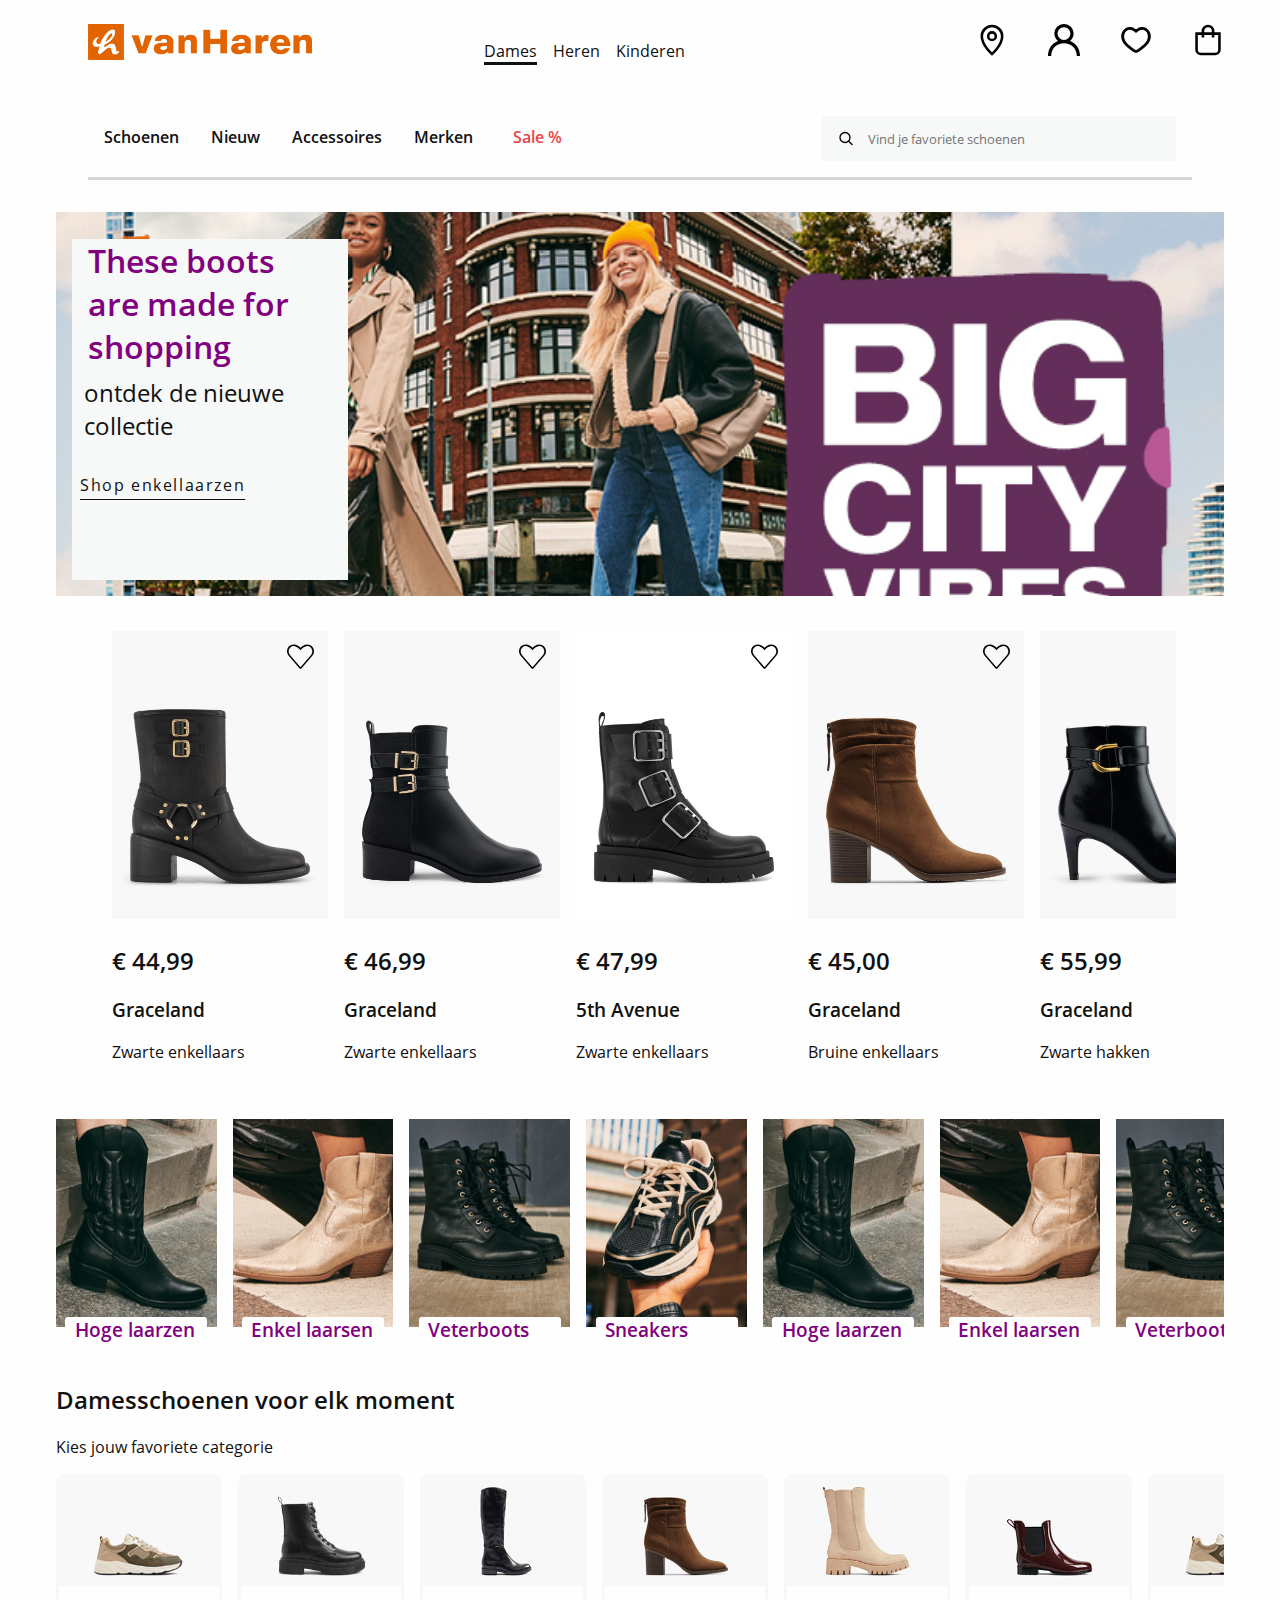
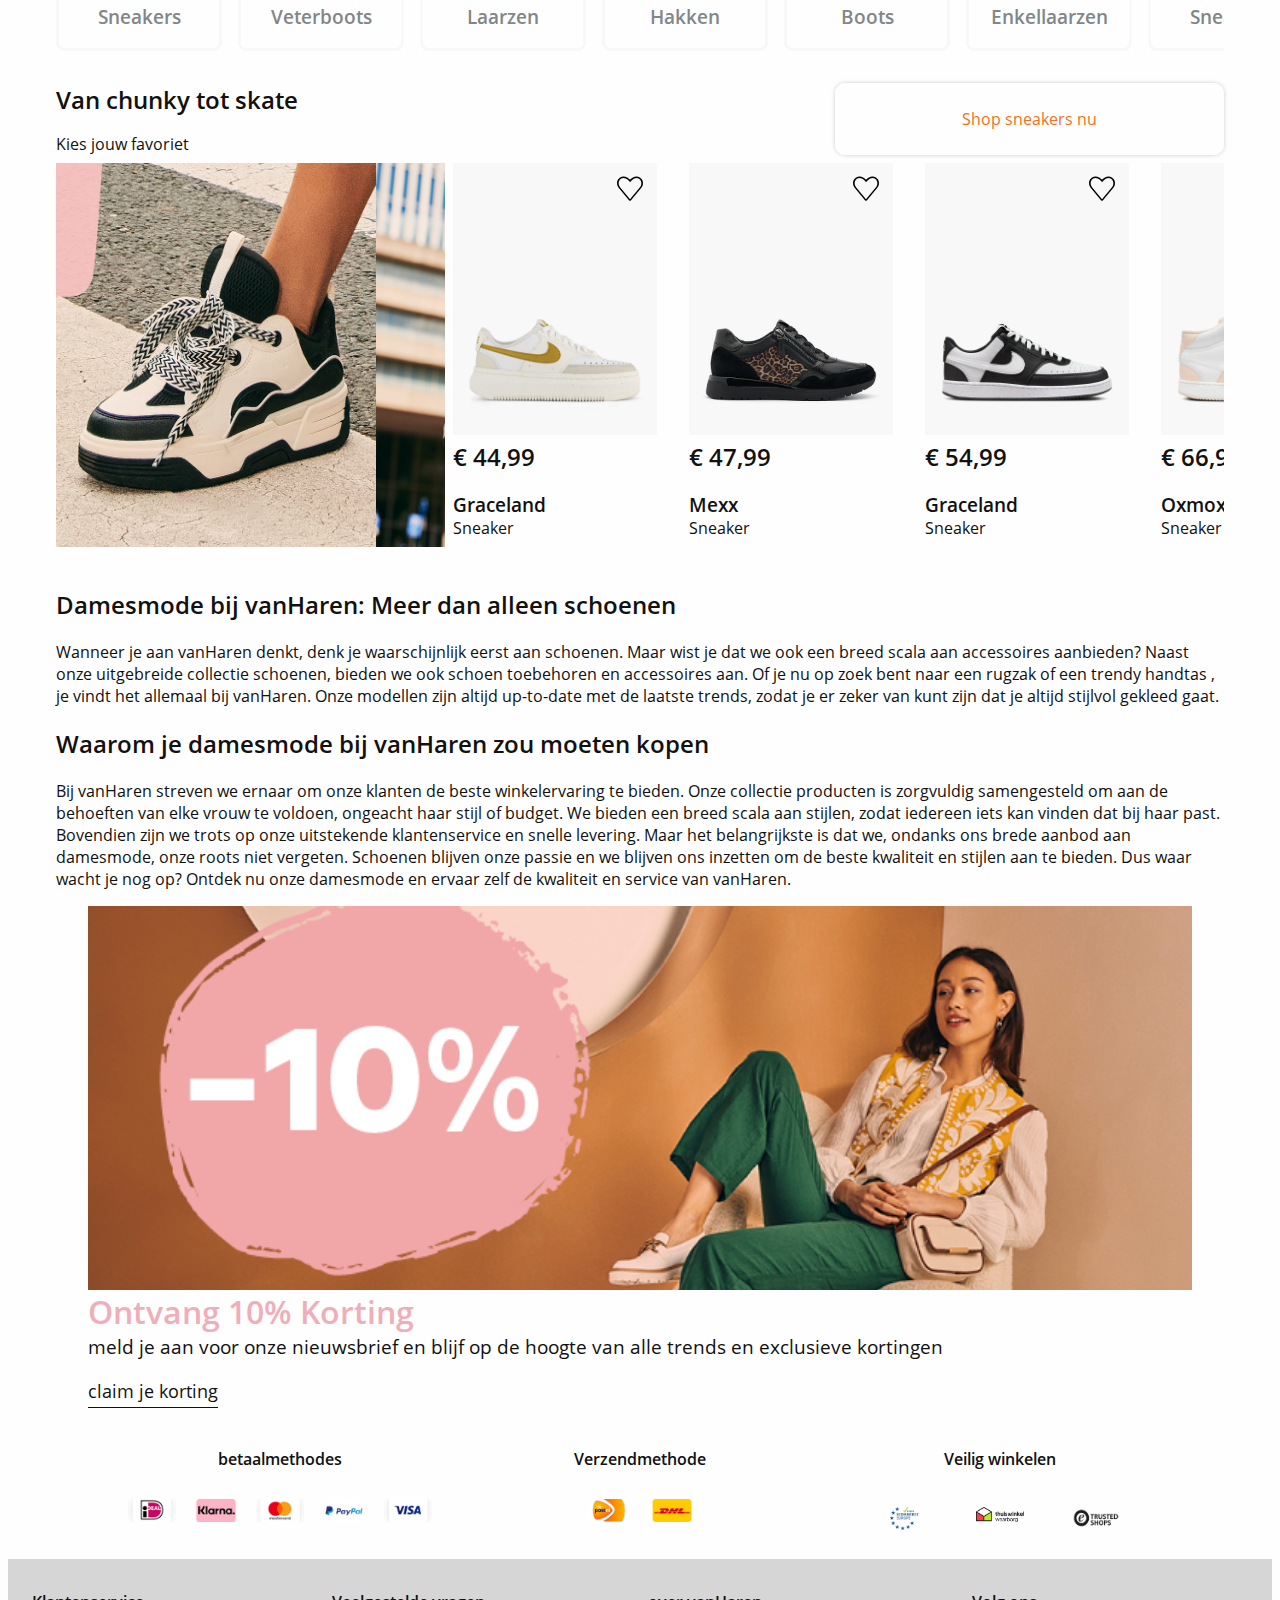
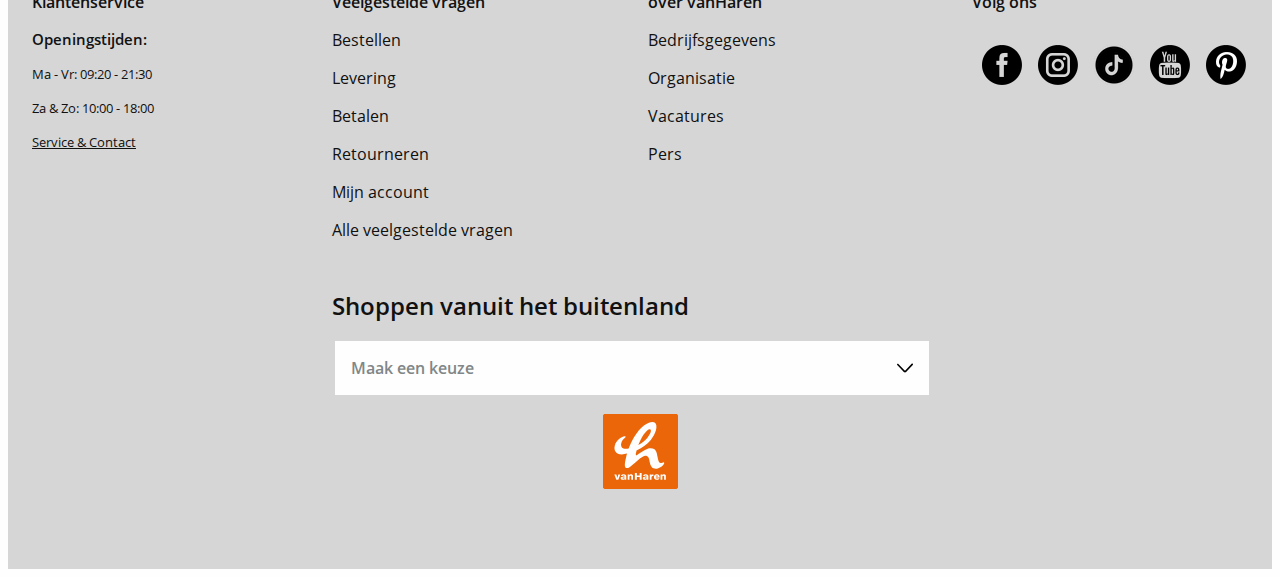
<file: index.html>
<!DOCTYPE html>
<html lang="nl">
	
<head>
	<meta charset="UTF-8">
	<meta name="author" content="jouw naam">
	<meta name="viewport" content="width=device-width, initial-scale=1">
	
	<title>Vanharen homepagina</title>

	<link href="styles/headerfooter.css" rel="stylesheet">
	<link href="styles/style.css" rel="stylesheet">
	<link rel="icon" type="image/svg+xml" href="images/favicon.svg">
</head>

<body>

<header>

<h1> <a href="index.html"><img src="images/vanharenlogo.png" alt="VanHaren Logo"></a></h1>

<ul>
	<li> <a href="#"> <img src="svgrepo/pin-destination-svgrepo-com.svg" alt="Zoek een winkel"> </a> </li>
	<li> <a href="#"> <img src="svgrepo/profile-1335-svgrepo-com.svg" alt="Account"> </a> </li>
	<li> <a href="#"> <img src="svgrepo/heart-svgrepo-com.svg" alt="Wishlist"> </a> </li>
	<li> <a href="#"> <img src="svgrepo/shop-bag-svgrepo-com.svg" alt="Winkelmandje"> </a> </li>
</ul>


<ul>
	<li>
		<button aria-hidden="true">
		<svg _ngcontent-ng-c3169454984="" viewBox="3 3 24 23">
			<path fill-rule="evenodd" d="M4 5.75a.75.75 0 010-1.5h22a.75.75 0 010 1.5H4zM6.1 25l-1.76-5.27H4.3l.03.51a123.35 123.35 0 01.04 1.43V25H3.34v-6.43h1.6l1.7 5.05h.03l1.76-5.05h1.6V25h-1.1v-3.38a18.22 18.22 0 01.05-1.37l.02-.5h-.04L7.13 25H6.1zm7.45-4.97c.66 0 1.17.2 1.55.59.39.39.58.93.58 1.63v.57h-3.23c.02.45.14.79.37 1.03.24.25.56.37.97.37a3.5 3.5 0 001.63-.37v.9c-.24.12-.5.2-.75.26-.26.05-.57.08-.93.08-.48 0-.9-.1-1.27-.27a1.99 1.99 0 01-.86-.83c-.2-.37-.3-.83-.3-1.4 0-.83.2-1.46.6-1.9.42-.44.96-.66 1.64-.66zm-.74 1.13c.19-.2.44-.3.74-.3.35 0 .6.12.77.34.17.22.25.5.26.83h-2.1c.03-.38.14-.67.33-.87zm6.62-1.13c.55 0 .97.14 1.28.42.31.29.46.74.46 1.37V25h-1.13v-2.95c0-.37-.07-.64-.21-.83-.15-.18-.38-.27-.69-.27-.46 0-.77.14-.94.43-.16.29-.25.7-.25 1.23V25h-1.13v-4.88h.87l.16.64h.07c.15-.25.37-.44.64-.55.27-.12.56-.18.87-.18zm7.5 4.97v-4.88h-1.14v2.39c0 .53-.08.94-.25 1.23-.18.29-.49.43-.95.43-.3 0-.54-.09-.68-.27-.14-.18-.21-.45-.21-.82v-2.96h-1.14v3.19c0 .62.16 1.08.46 1.36.31.28.74.42 1.29.42.3 0 .6-.06.87-.17.28-.12.5-.3.65-.55h.05l.16.63h.89zM3.25 12.24c0 .41.34.75.75.75h22a.75.75 0 000-1.5H4a.75.75 0 00-.75.75z"></path>
		</svg>
	    </button> 
	</li>
	<li> <img src="svgrepo/search-svgrepo-com.svg" alt="Zoekbalk"> <input type="text" placeholder="Vind je favoriete schoenen"></li>
</ul>

<nav>
<button aria-hidden="true">
	<img src = "svgrepo/cross-svgrepo-com(1).svg" alt="menu sluiten">
</button>

<a href="#"> <img src="svgrepo/profile-1335-svgrepo-com.svg" alt="Profiel">Aanmelden </a>

<ul>
	<li> <a href="#"> <img src="images/algemeen-geslachtsbanner-dames-m-360x360.jpeg" alt="Een vrouw"> <p>Dames</p> </a> </li>
	<li> <a href="#"> <img src="images/algemeen-geslachtsbanner-heren-m-360x360.jpeg" alt="Een man"> <p>Heren</p> </a> </li>
	<li> <a href="#"> <img src="images/algemeen-geslachtsbanner-kids-m-360x360.jpeg" alt="Kinderen"> <p>Kinderen</p> </a> </li>
	
</ul>

<ul>
  <li> <a href="schoenpagina.html"> <h2>Schoenen</h2> <img src="svgrepo/arrow-right-svgrepo-com.svg" alt="Ga naar de pagina"> </a> </li>
  <li> <a href="#"> <h2>Nieuw</h2>  <img src="svgrepo/arrow-right-svgrepo-com.svg" alt="Ga naar de pagina"> </a> </li>
  <li> <a href="#"> <h2>Accessoires</h2> <img src="svgrepo/arrow-right-svgrepo-com.svg" alt="Ga naar de pagina"> </a> </li>
  <li> <a href="#"> <h2>Merken</h2> <img src="svgrepo/arrow-right-svgrepo-com.svg" alt="Ga naar de pagina"> </a> </li>
  <li> <a href="#"> <h2>Sale %</h2> <img src="svgrepo/arrow-right-svgrepo-com.svg" alt="Ga naar de pagina"> </a> </li>
  <li> <a href="#"> <h2>Inspiratie</h2> <img src="svgrepo/arrow-right-svgrepo-com.svg" alt="Ga naar de pagina"> </a> </li>
  <li> <a href="#"> <img src="svgrepo/marker-pin-01-svgrepo-com.svg" alt="Zoek een winkel in jouw buurt"> <h2>Storefinder</h2> </a> </li>
</ul>

<button>Menu sluiten</button>
</nav>

</header>

<main>

<section>
<h2>These boots are made for shopping</h2>
<p>ontdek de nieuwe collectie</p>

<a href="#">Shop enkellaarzen</a>

<img src="images/landingpagefotozonderdetekst.png" alt="Twee vrouwen die de weg oversteken met de tekst Big City Vibes ernaast">
</section>	


<section>
<ul>
	<li><a  href="#"><h2>€ 44,99</h2> <h3>Graceland</h3> <p>Zwarte enkellaars</p></a> <a href="#"><img src="images/schoen1.jpg" alt="Zwarte enkellaars met twee riempjes en een ring"></a> <button><img src="svgrepo/heart-like-svgrepo-com.svg" alt="Zet op jouw wishlist"></button> </li>
	<li><a href="#"><h2>€ 46,99</h2> <h3>Graceland</h3> <p>Zwarte enkellaars</p></a> <a href="#"><img src="images/schoen2.jpg" alt="Zwarte enkellaars met twee riempjes"></a>  <button><img src="svgrepo/heart-like-svgrepo-com.svg" alt="Zet op jouw wishlist"></button> </li>
	<li><a href="#"><h2>€ 47,99</h2> <h3>5th Avenue</h3> <p>Zwarte enkellaars</p></a> <a href="#"><img src="images/schoen3.jpg" alt="Zwarte enkellaars met drie riemen"></a> <button><img src="svgrepo/heart-like-svgrepo-com.svg" alt="Zet op jouw wishlist"></button> </li>
	<li><a href="#"><h2>€ 45,00</h2> <h3>Graceland</h3> <p>Bruine enkellaars</p></a> <a href="#"><img src="images/schoen4.jpg" alt="Bruine enkellaars"></a> <button><img src="svgrepo/heart-like-svgrepo-com.svg" alt="Zet op jouw wishlist"></button> </li>
	<li><a href="#"><h2>€ 55,99</h2> <h3>Graceland</h3> <p>Zwarte  hakken</p></a> <a href="#"><img src="images/schoen5.5.jpg" alt="Zwarte enkellaars met 1 riem en naaldhakken"></a> <button><img src="svgrepo/heart-like-svgrepo-com.svg" alt="Zet op jouw wishlist"></button> </li>
	<li><a href="#"><h2>€ 44,99</h2> <h3>5th Avenue</h3> <p>Zwarte enkellaars</p></a> <a href="#"><img src="images/schoen1.jpg" alt="Zwarte enkellaars met twee riempjes en een ring"></a> <button><img src="svgrepo/heart-like-svgrepo-com.svg" alt="Zet op jouw wishlist"></button> </li>
	<li><a href="#"><h2>€ 47,99</h2> <h3>Mexx</h3> <p>Zwarte enkellaars</p></a> <a href="#"><img src="images/schoen2.jpg" alt="Zwarte enkellaars met twee riempjes"></a>  <button><img src="svgrepo/heart-like-svgrepo-com.svg" alt="Zet op jouw wishlist"></button> </li>
	<li><a href="#"><h2>€ 45,00</h2> <h3>Graceland</h3> <p>Zwarte enkellaars</p></a> <a href="#"><img src="images/schoen3.jpg" alt="Zwarte enkellaars met drie riemen"></a> <button><img src="svgrepo/heart-like-svgrepo-com.svg" alt="Zet op jouw wishlist"></button> </li>
</ul>
</section>

<section>
<h2> Verschillende types schoenen</h2>
<ul>
<li> <a href="#"> <h3>Hoge laarzen</h3> <img src="images/hogelaarzen.png" alt="Ga naar de pagina over hoge laarzen"></a> </li>
<li> <a href="#"> <h3>Enkel laarsen</h3> <img src="images/enkellaarsen.png" alt="Ga naar de pagina over Enkellaarzen"></a> </li>
<li> <a href="#"> <h3>Veterboots</h3> <img src="images/veterboots.png" alt="Ga naar de pagina over veterboots"> </a> </li>
<li> <a href="#"> <h3>Sneakers</h3> <img src="images/sneakers.png" alt="Ga naar de pagina over sneakers"> </a> </li>
<li> <a href="#"> <h3>Hoge laarzen</h3> <img src="images/hogelaarzen.png" alt="Ga naar de pagina over hoge laarzen"> </a> </li>
<li> <a href="#"> <h3>Enkel laarsen</h3> <img src="images/enkellaarsen.png" alt="Ga naar de pagina over Enkellaarzen"> </a> </li>
<li> <a href="#"> <h3>Veterboots</h3> <img src="images/veterboots.png" alt="Ga naar de pagina over veterboots"> </a> </li>
<li> <a href="#"> <h3>Sneakers</h3> <img src="images/sneakers.png" alt="Ga naar de pagina over sneakers"> </a> </li>
</ul>
</section>


<article>
	<h2>Damesschoenen voor elk moment</h2>
	<p>Kies jouw favoriete categorie</p>

 	<ul>
		<li> <a href="#"> <h3>Sneakers</h3> <img src="images/H6-sneaker-tablet-mobile-mini-teaser-260x176.jpeg" alt="Een beige sneaker"> </a> </li>
		<li> <a href="#"> <h3>Veterboots</h3> <img src="images/H6-veterboot-tablet-mobile-mini-teaser-260x176.jpeg" alt="Een zwarte veterboot met een hak"> </a> </li>
		<li> <a href="#"> <h3>Laarzen</h3> <img src="images/H6-tablet-mobile-mini-teaser-klassische-stiefel-women-260x176-0921-1-.jpeg" alt="Een lange zwarte laars met hak"> </a> </li>
		<li> <a href="#"> <h3>Hakken</h3> <img src="images/H6-enkellaars-2-tablet-mobile-mini-teaser-260x176.jpeg" alt="Een bruine enkellaars met hak"> </a> </li>
		<li> <a href="#"> <h3>Boots</h3> <img src="images/H6-tablet-mobile-mini-teaser-refresh-home-chelsea-boots-women-260x176-0921.jpeg" alt="Een stoffe beige laars"> </a> </li>
		<li> <a href="#"> <h3>Enkellaarzen</h3> <img src="images/H6-tablet-mobile-mini-teaser-gummistiefel-women-260x176-0921.jpeg" alt="Een bruike lakke enkellaars"> </a> </li>
		<li> <a href="#"> <h3>Sneakers</h3> <img src="images/H6-sneaker-tablet-mobile-mini-teaser-260x176.jpeg" alt="Een beige sneaker"> </a> </li>
		<li> <a href="#"> <h3>Veterboots</h3> <img src="images/H6-veterboot-tablet-mobile-mini-teaser-260x176.jpeg" alt="Een zwarte veterboot met een hak"> </a> </li>
		<li> <a href="#"> <h3>Laarzen</h3> <img src="images/H6-tablet-mobile-mini-teaser-klassische-stiefel-women-260x176-0921-1-.jpeg" alt="Een lange zwarte laars met hak"> </a> </li>
		<li> <a href="#"> <h3>Hakken</h3><img src="images/H6-enkellaars-2-tablet-mobile-mini-teaser-260x176.jpeg" alt="Een bruine enkellaars met hak"> </a> </li>
		<li> <a href="#"> <h3>Boots</h3><img src="images/H6-tablet-mobile-mini-teaser-refresh-home-chelsea-boots-women-260x176-0921.jpeg" alt="Een stoffe beige laars"> </a> </li>
		<li> <a href="#"> <h3>Enkellaarzen</h3> <img src="images/H6-tablet-mobile-mini-teaser-gummistiefel-women-260x176-0921.jpeg" alt="Een bruike lakke enkellaars"> </a> </li>
 	</ul>

</article>

<section>
<h2>Van chunky tot skate</h2>
<p>Kies jouw favoriet</p>

<ul>
	<li> <img src="images/dames-trend-hw24-story-slider-sneakers-m-750x780-2.jpg" alt="Een zwart witte sneaker met een zigzag patroon op de veters"> </li>
	<li> <img src="images/dames-trend-hw24-story-slider-sneakers-m-750x780-.jpg" alt="Een zwarte en beige sneaker die door 1 hand wordt vastgehouden"> </li>
</ul>


<ul>
	<li> <a href="#"><h2>€ 44,99</h2> <h3>Graceland</h3> <p>Sneaker</p></a> <a href="#"><img src="images/--2277689_HL1.jpeg" alt="Een witte sneaker met een geel Nike logo"></a> <button><img src="svgrepo/heart-like-svgrepo-com.svg" alt="Zet op jouw wishlist"></button> </li>
	<li> <a href="#"><h2>€ 47,99</h2> <h3>Mexx</h3> <p>Sneaker</p></a> <a href="#"><img src="images/--2337212_HL1.jpeg" alt="Een zwarte sneaker met een luipaard print"></a>  <button><img src="svgrepo/heart-like-svgrepo-com.svg" alt="Zet op jouw wishlist"></button> </li>
	<li> <a href="#"><h2>€ 54,99</h2> <h3>Graceland</h3> <p>Sneaker</p></a> <a href="#"><img src="images/--2338341_HL1.jpeg" alt="Een zwart-witte sneaker met een wit Nike logo"></a> <button><img src="svgrepo/heart-like-svgrepo-com.svg" alt="Zet op jouw wishlist"></button> </li>
	<li> <a href="#"><h2>€ 66,99</h2> <h3>Oxmox</h3> <p>Sneaker</p></a> <a href="#"><img src="images/--2338345_HL1.jpeg" alt="Een wit-roze sneaker met een wit Nike logo"></a> <button><img src="svgrepo/heart-like-svgrepo-com.svg" alt="Zet op jouw wishlist"></button> </li>
	<li> <a href="#"><h2>€ 47,99</h2> <h3>Graceland</h3> <p>Sneaker</p></a><a href="#"><img src="images/--2368965_HL1.jpeg" alt="Een hoge zwarte sneaker met een rits aan de zijkant"></a> <button><img src="svgrepo/heart-like-svgrepo-com.svg" alt="Zet op jouw wishlist"></button> </li>
</ul>

<a href="#">Shop sneakers nu</a>
	
</section>

<section>
<h2>Damesmode bij vanHaren: Meer dan alleen schoenen</h2>

<p>Wanneer je aan vanHaren denkt, denk je waarschijnlijk 
eerst aan schoenen. Maar wist je dat we ook een breed scala 
aan accessoires aanbieden? Naast onze uitgebreide collectie 
schoenen, bieden we ook schoen toebehoren en accessoires 
aan. Of je nu op zoek bent naar een rugzak of een trendy handtas
, je vindt het allemaal bij vanHaren. Onze modellen zijn altijd 
up-to-date met de laatste trends, zodat je er zeker van kunt zijn 
dat je altijd stijlvol gekleed gaat.</p>

<h2>Waarom je damesmode bij vanHaren zou moeten kopen</h2>

<p>Bij vanHaren streven we ernaar om onze klanten de beste 
winkelervaring te bieden. Onze collectie producten is zorgvuldig 
samengesteld om aan de behoeften van elke vrouw te voldoen, 
ongeacht haar stijl of budget. We bieden een breed scala aan stijlen, 
zodat iedereen iets kan vinden dat bij haar past. Bovendien zijn we 
trots op onze uitstekende klantenservice en snelle levering. Maar het 
belangrijkste is dat we, ondanks ons brede aanbod aan damesmode, onze 
roots niet vergeten. Schoenen blijven onze passie en we blijven ons 
inzetten om de beste kwaliteit en stijlen aan te bieden. Dus waar wacht 
je nog op? Ontdek nu onze damesmode en ervaar zelf de kwaliteit en 
service van vanHaren.</p>
</section>


</main>

<footer>

<article>
		
	<h2>Ontvang 10% Korting</h2>
		
	<p>
		meld je aan voor onze nieuwsbrief en blijf
		op de hoogte van alle trends en exclusieve kortingen
	</p>
		
	<a href="#">claim je korting</a>

	<img src="images/tienprocentkortingontvangnu.png" alt="Een vrouw die comfortabel op een stoel zit met -10% ernaast op een roze vlak">
</article>

<section>

<h2>betaalmethodes</h2>
<ul>
	<li> <img src="images/iDeal-1.png" alt="ideal"> </li>
	<li> <img src="images/klarna-1.png" alt="Klarna"> </li>
	<li> <img src="images/Mastercard-1.png" alt="Mastercard"> </li>
	<li> <img src="images/paypal_de_de.jpg.png" alt="Paypal"> </li>
	<li> <img src="images/VISA-1.png" alt="Visa"> </li>
</ul>

<h2>Verzendmethode</h2>
<ul>
	<li> <img src="images/PostNL-Web-512px.jpeg.png" alt="PostNL"> </li>
	<li> <img src="images/dlhimage.png" alt="DHL"> </li>
</ul>

<h2>Veilig winkelen</h2>

<ul>
	<li> <img src="images/Ecommerce-Europe-Trustmark.png" alt="Ecommerce europe Trustmark"> </li>
	<li> <img src="images/Thuiswinkel-Waarborg-Kleur-Horizontaal.png" alt="Thuiswinkel waarborg"> </li>
	<li> <img src="images/trusted-shops-500px.png" alt="Trusted shops"> </li>
</ul>
</section>

<article>
<h2>
	<button>
		 Klantenservice
		<img src="svgrepo/arrow-down-338-svgrepo-com.svg" alt="Open het menu">
	</button>
</h2>
	<ul>
		<li> <h3>Openingstijden:</h3> </li>
		<li> <p>Ma - Vr: 09:20 - 21:30</p></li>
		<li> <p>Za & Zo: 10:00 - 18:00</p></li>
		<li> <a href="">Service & Contact</a> </li>
	</ul>
</article>

<article>
<h2>
	<button>
		Veelgestelde vragen
		<img src="svgrepo/arrow-down-338-svgrepo-com.svg" alt="Open het menu">
	</button>
</h2>
	<ul>
		<li> <a href="#">Bestellen</a></li>
		<li> <a href="#">Levering</a></li>
		<li> <a href="#">Betalen</a></li>
		<li> <a href="#">Retourneren</a></li>
		<li> <a href="#">Mijn account</a></li>
		<li> <a href="#">Alle veelgestelde vragen</a></li>
	</ul>

</article>

<article>
<h2>	
	<button>
		over vanHaren
		<img src="svgrepo/arrow-down-338-svgrepo-com.svg" alt="Open het menu">
	</button>
</h2>

	<ul>
		<li> <a href="#">Bedrijfsgegevens</a> </li>
		<li> <a href="#">Organisatie</a> </li>
		<li> <a href="#">Vacatures</a> </li>
		<li> <a href="#">Pers</a> </li>		
	</ul>
	
</article>

<section>
<h2>Volg ons</h2>
	<ul>
		<li> <a href="#"><img src="images/facebook.png" alt="Facebook"></a> </li>
		<li> <a href="#"><img src="images/instagram.png" alt="Instagram"></a> </li>
		<li> <a href="#"><img src="images/tiktok.png" alt="Tiktok"></a> </li>
		<li> <a href="#"><img src="images/youtube.png" alt="Youtube"></a> </li>
		<li> <a href="#"><img src="images/pinterest.png" alt="Pinterest"></a> </li>
	</ul>
</section>

<article>
	<h2>Shoppen vanuit het buitenland</h2>

	<button>Maak een keuze <img src="svgrepo/arrow-down-338-svgrepo-com.svg" alt="Open het menu"> </button>
	<ul>
		<li> <a href="#"> <h4>Duitsland</h4> <img src="svgrepo/de.svg" alt="De duitse vlag"> </a></li>
		<li> <a href="#"> <h4>Belgie</h4> <img src="svgrepo/be.svg" alt="De Belgische vlag"> </a></li>
		<li> <a href="#"> <h4>Frankrijk</h4> <img src="svgrepo/fr.svg" alt="De Franse vlag"> </a></li>
		<li> <a href="#"> <h4>Italie</h4> <img src="svgrepo/it.svg" alt="De Italiaanse vlag"> </a></li>
		<li> <a href="#"> <h4>nederland</h4> <img src="svgrepo/nl.svg" alt="De Nederlandse vlag"> </a> </li>
	</ul>

</article>


	<a href=""> <img src="svgrepo/logo-vanharen.svg" alt="vanHaren logo"> </a>

</footer>


	

<script defer src="scripts/script.js"></script>
</body>
	
</html>
</file>
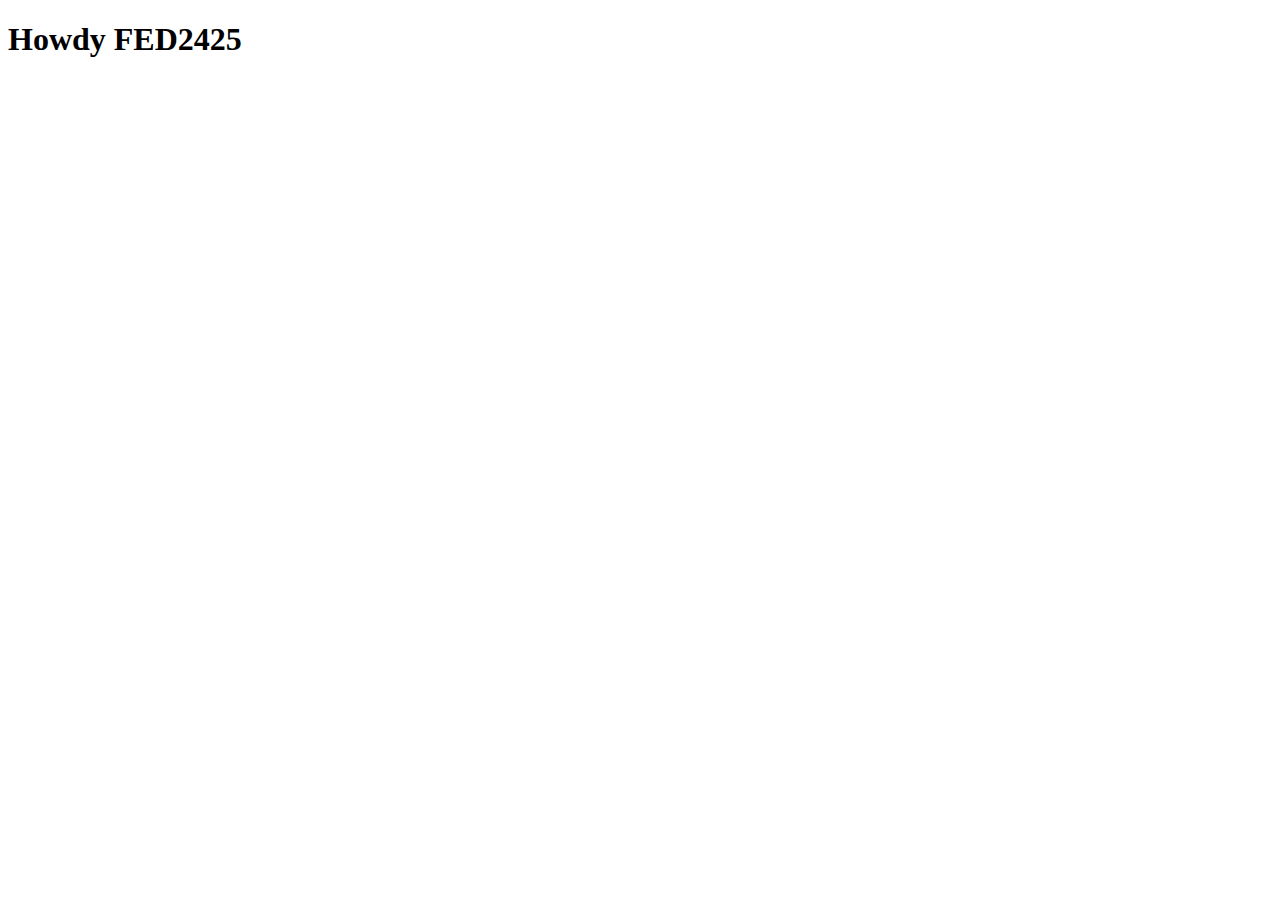
<file: basiswebsite3/index.html>
<!DOCTYPE html>
<html lang="nl">
	
<head>
	<meta charset="UTF-8">
	<meta name="author" content="jouw naam">
	<meta name="viewport" content="width=device-width, initial-scale=1">
	
	<title>Howdy FED2425</title>
	
	<link href="styles/style.css" rel="stylesheet">
	<link rel="icon" type="image/svg+xml" href="images/favicon.svg">
</head>

<body>
	<h1>Howdy FED2425</h1>

	<script defer src="scripts/script.js"></script>
</body>
	
</html>
</file>
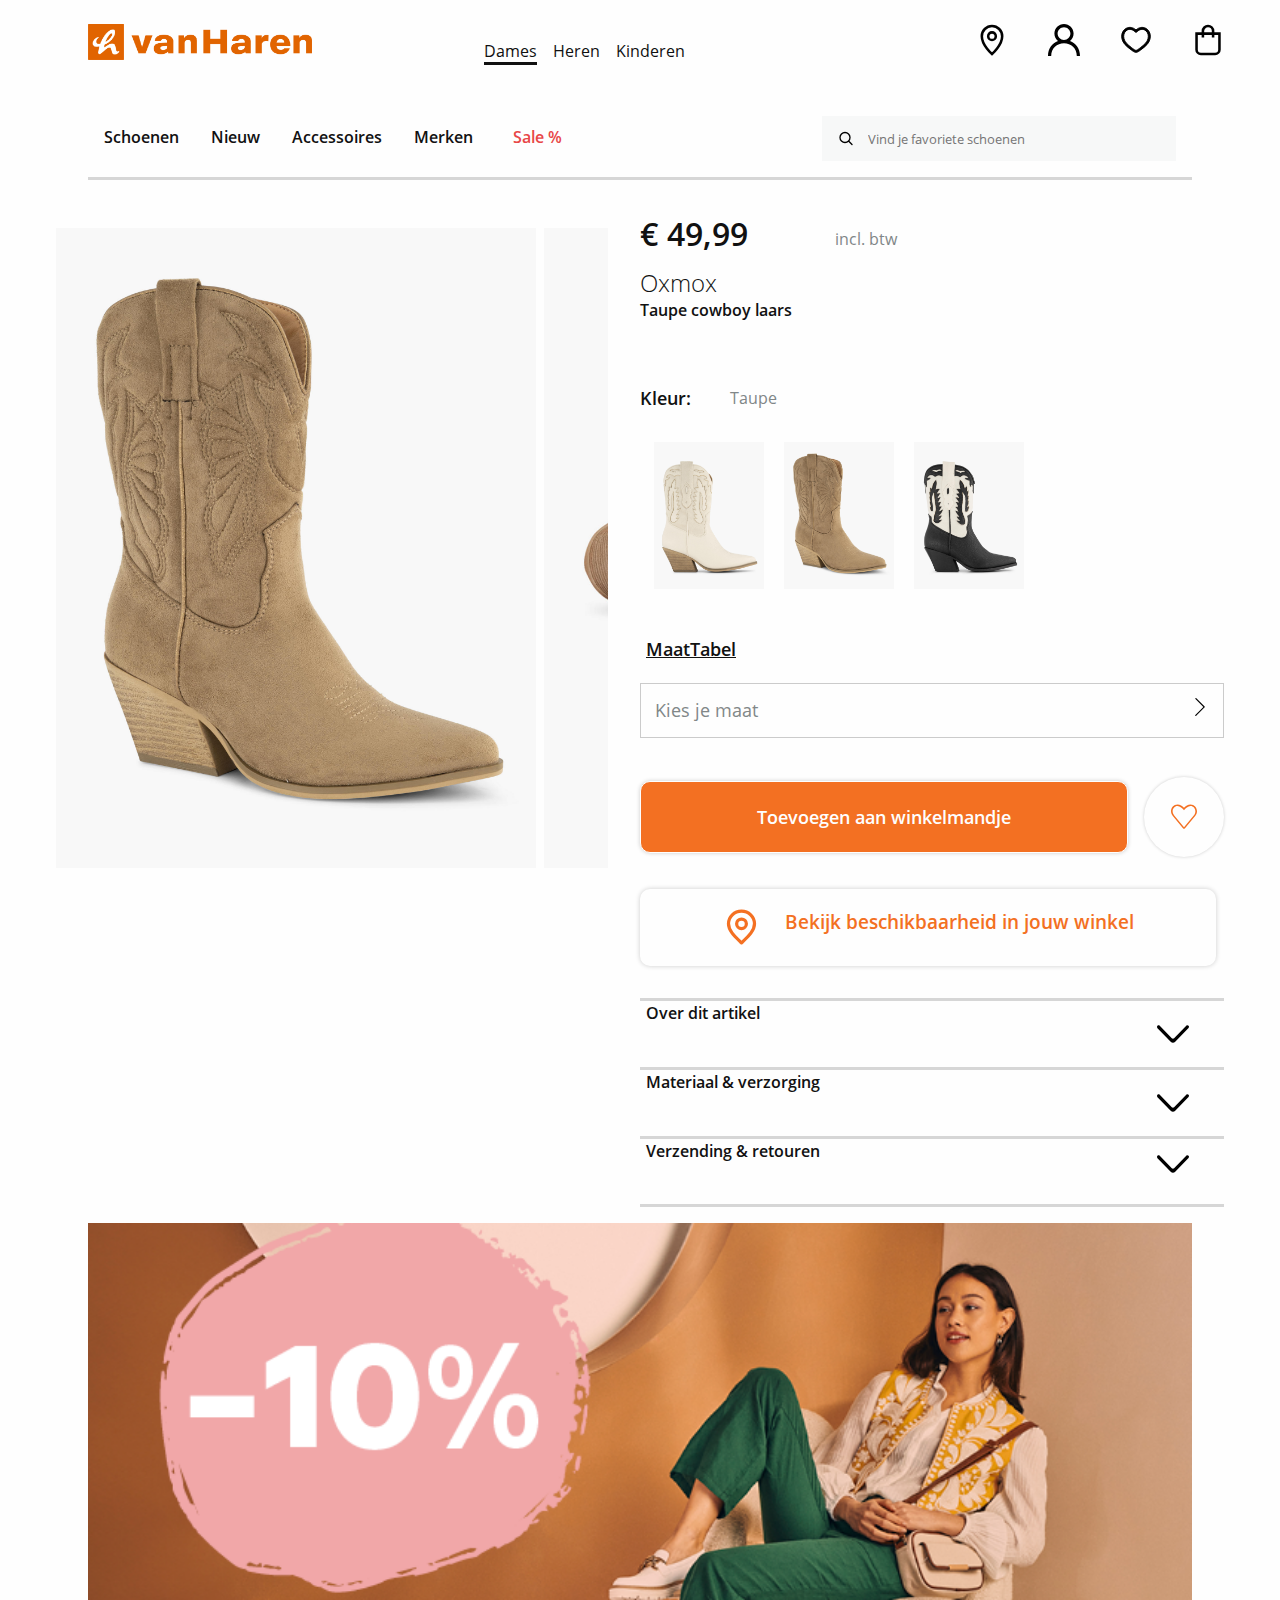
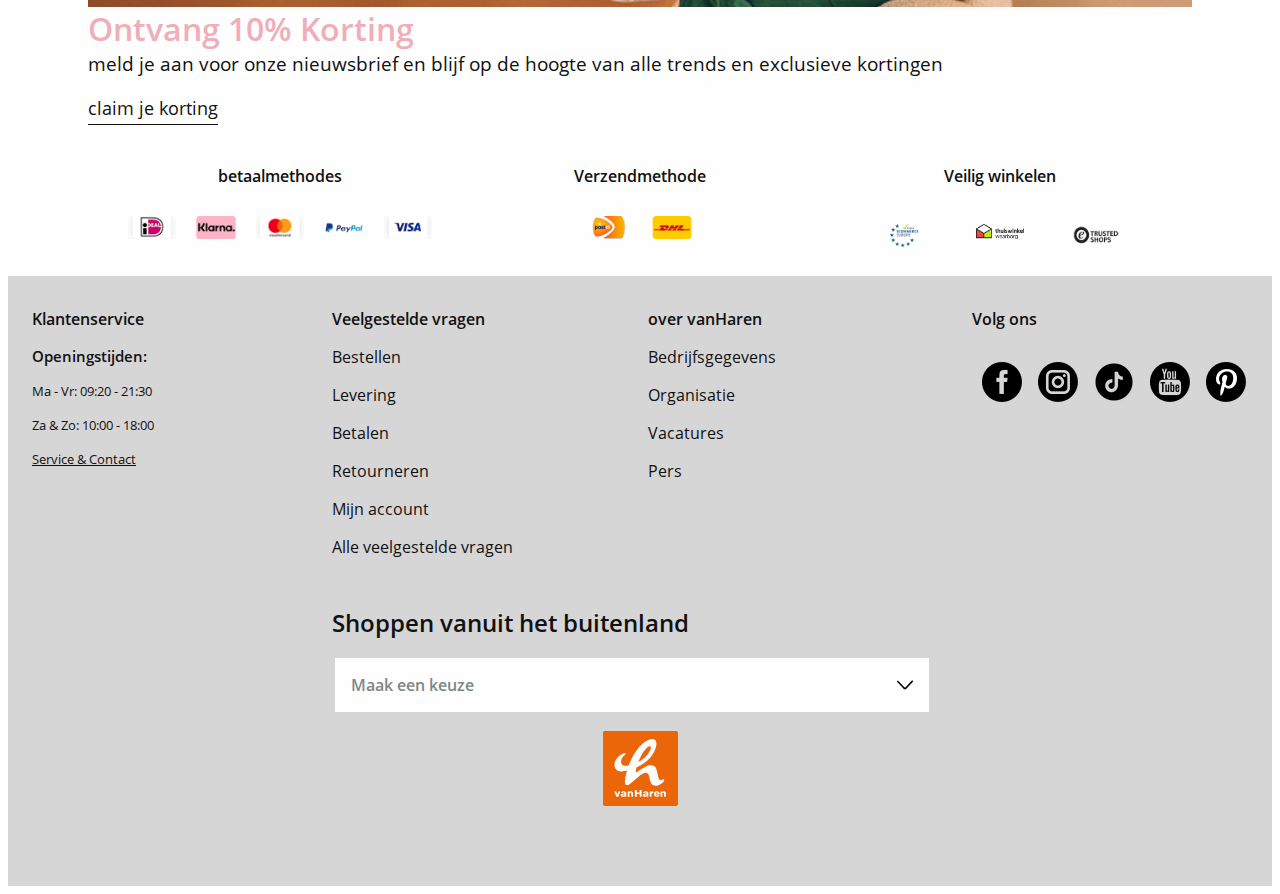
<file: schoenpagina.html>
<!DOCTYPE html>
<html lang="nl">
	
<head>
	<meta charset="UTF-8">
	<meta name="author" content="jouw naam">
	<meta name="viewport" content="width=device-width, initial-scale=1">
	
	<title>Vanharen homepagina</title>

	<link href="styles/headerfooter.css" rel="stylesheet">
	<link href="styles/pagina2.css" rel="stylesheet">
	<link rel="icon" type="image/svg+xml" href="images/favicon.svg">
</head>

<body>

<header>

<h1> <a href="index.html"><img src="images/vanharenlogo.png" alt="VanHaren Logo"></a> </h1>
        
<ul>
	<li> <a href="#"> <img src="svgrepo/pin-destination-svgrepo-com.svg" alt="Zoek een winkel"> </a> </li>
	<li> <a href="#"> <img src="svgrepo/profile-1335-svgrepo-com.svg" alt="Account"> </a> </li>
	<li> <a href="#"> <img src="svgrepo/heart-svgrepo-com.svg" alt="Wishlist"> </a> </li>
	<li> <a href="#"> <img src="svgrepo/shop-bag-svgrepo-com.svg" alt="Winkelmandje"> </a> </li>
</ul>
        
        
 <ul>
    <li>
        <button aria-hidden="true">
         <svg _ngcontent-ng-c3169454984="" viewBox="3 3 24 23">
                <path fill-rule="evenodd" d="M4 5.75a.75.75 0 010-1.5h22a.75.75 0 010 1.5H4zM6.1 25l-1.76-5.27H4.3l.03.51a123.35 123.35 0 01.04 1.43V25H3.34v-6.43h1.6l1.7 5.05h.03l1.76-5.05h1.6V25h-1.1v-3.38a18.22 18.22 0 01.05-1.37l.02-.5h-.04L7.13 25H6.1zm7.45-4.97c.66 0 1.17.2 1.55.59.39.39.58.93.58 1.63v.57h-3.23c.02.45.14.79.37 1.03.24.25.56.37.97.37a3.5 3.5 0 001.63-.37v.9c-.24.12-.5.2-.75.26-.26.05-.57.08-.93.08-.48 0-.9-.1-1.27-.27a1.99 1.99 0 01-.86-.83c-.2-.37-.3-.83-.3-1.4 0-.83.2-1.46.6-1.9.42-.44.96-.66 1.64-.66zm-.74 1.13c.19-.2.44-.3.74-.3.35 0 .6.12.77.34.17.22.25.5.26.83h-2.1c.03-.38.14-.67.33-.87zm6.62-1.13c.55 0 .97.14 1.28.42.31.29.46.74.46 1.37V25h-1.13v-2.95c0-.37-.07-.64-.21-.83-.15-.18-.38-.27-.69-.27-.46 0-.77.14-.94.43-.16.29-.25.7-.25 1.23V25h-1.13v-4.88h.87l.16.64h.07c.15-.25.37-.44.64-.55.27-.12.56-.18.87-.18zm7.5 4.97v-4.88h-1.14v2.39c0 .53-.08.94-.25 1.23-.18.29-.49.43-.95.43-.3 0-.54-.09-.68-.27-.14-.18-.21-.45-.21-.82v-2.96h-1.14v3.19c0 .62.16 1.08.46 1.36.31.28.74.42 1.29.42.3 0 .6-.06.87-.17.28-.12.5-.3.65-.55h.05l.16.63h.89zM3.25 12.24c0 .41.34.75.75.75h22a.75.75 0 000-1.5H4a.75.75 0 00-.75.75z"></path>
         </svg>
        </button> 
    </li>
    <li> <img src="svgrepo/search-svgrepo-com.svg" alt="Zoekbalk"> <input type="text" placeholder="Vind je favoriete schoenen"></li>
 </ul>
        
 <nav>
    <button aria-hidden="true">
        <img src = "svgrepo/cross-svgrepo-com(1).svg" alt="menu sluiten">
    </button>
        
    <a href="#"> <img src="svgrepo/profile-1335-svgrepo-com.svg" alt="Profiel">Aanmelden </a>
        
    <ul>
        <li> <a href="index.html"> <img src="images/algemeen-geslachtsbanner-dames-m-360x360.jpeg" alt="Een vrouw"> <p>Dames</p> </a> </li>
        <li> <a href="#"> <img src="images/algemeen-geslachtsbanner-heren-m-360x360.jpeg" alt="Een man"> <p>Heren</p> </a> </li>
        <li> <a href="#"> <img src="images/algemeen-geslachtsbanner-kids-m-360x360.jpeg" alt="Kinderen"> <p>Kinderen</p> </a> </li>
            
    </ul>
        
    <ul>
        <li> <a href="schoenpagina.html"> <h2>Schoenen</h2> <img src="svgrepo/arrow-right-svgrepo-com.svg" alt="Ga naar de pagina"> </a> </li>
        <li> <a href="#"> <h2>Nieuw</h2>  <img src="svgrepo/arrow-right-svgrepo-com.svg" alt="Ga naar de pagina"> </a> </li>
        <li> <a href="#"> <h2>Accessoires</h2> <img src="svgrepo/arrow-right-svgrepo-com.svg" alt="Ga naar de pagina"> </a> </li>
        <li> <a href="#"> <h2>Merken</h2> <img src="svgrepo/arrow-right-svgrepo-com.svg" alt="Ga naar de pagina"> </a> </li>
        <li> <a href="#"> <h2>Sale %</h2> <img src="svgrepo/arrow-right-svgrepo-com.svg" alt="Ga naar de pagina"> </a> </li>
        <li> <a href="#"> <h2>Inspiratie</h2> <img src="svgrepo/arrow-right-svgrepo-com.svg" alt="Ga naar de pagina"> </a> </li>
        <li> <a href="#"> <img src="svgrepo/marker-pin-01-svgrepo-com.svg" alt="Zoek een winkel in jouw buurt"> <h2>Storefinder</h2> </a> </li>
      </ul>
        
    <button>Menu sluiten</button>
 </nav>
       
        
</header>   


<main>

<article>
<ul>
    <li> <img src="images/--2203441_H6.jpg" alt="Een taupe cowboylaars met een hoge hak gezien vanaf de zijkant"> </li>
    <li> <img src="images/--2203441_H4.jpg" alt="Een taupe cowboylaars met een hoge hak gezien vanaf de onderkant"> </li>
    <li> <img src="images/--2203441_H9.jpg" alt="Een persoon heeft de taupe cowboylaarzen aan. U staat aan haar rechter kant"> </li>
    <li> <img src="images/--2203441_H10.jpg" alt="Een persoon heeft de taupe cowboylaarzen aan. U staat aan haar linker kant"> </li>
</ul>

<h2>€ 49,99</h2>

<p>incl. btw</p>

<h3>Oxmox</h3>

<p>Taupe cowboy laars</p>
</article>

<article>
    <h2>Kleur:</h2>
    <p>Taupe</p>

    <ul>
        <li> <button><img src="images/--2203447_H1.jpg" alt="Een witte cowboylaars"></button> </li>
        <li> <button><img src="images/--2203441_H6.jpg" alt="Een taupe cowboylaars"></button> </li>
        <li> <button><img src="images/--2203453_H1.jpg" alt="Een zwart-witte cowboylaars"></button> </li>
    </ul>

</article>

<article>
    <h2> <button>MaatTabel</button> </h2>
    <button>Kies je maat <img src="svgrepo/arrow-right-svgrepo-com.svg" alt="Ga naar het kiezen van je maat"> </button>
</article>

<section>
    <h2> <button>Toevoegen aan winkelmandje</button> </h2>

    <h2>Toevoegen aan favorieten</h2>
    <button> <img src="svgrepo/heart-like-svgrepo-com.svg" alt="Toevoegen aan favorieten"> </button>

</section>

<a href="#"> <img src="svgrepo/marker-pin-01-svgrepo-com.svg" alt="marker icon"> Bekijk beschikbaarheid in jouw winkel </a>

<section>
<h2>Verzending en retouren</h2>
<ul>
    <li> <p>Gratis bezorgd vanaf €24,90. Gratis retour</p> <img src="svgrepo/check-svgrepo-com.svg" alt="Een groene checkmark"> </li>
    <li> <p>Werkdagen voor 21u besteld, morgen in huis</p> <img src="svgrepo/check-svgrepo-com.svg" alt="Een groene checkmark">  </li>
    <li> <p>Achteraf betalen met Klarna</p> <img src="svgrepo/check-svgrepo-com.svg" alt="Een groene checkmark"> </li>
    <li> <p>Gratis ophalen in 143 vanHaren winkels</p> <img src="svgrepo/check-svgrepo-com.svg" alt="Een groene checkmark"> </li>
</ul>
</section>

<article>
 <h2> <button>Over dit artikel <img src="svgrepo/arrow-down-338-svgrepo-com.svg" alt="Open het menu"> </button> </h2>
    
    <ul>
        <li> <h3>kleur:</h3> <p>Taupe</p> </li>
        <li> <h3>Artikelnummer:</h3> <p>11108801</p> </li>
        <li> <h3>Sluiting:</h3> <p>Rits</p> </li>
        <li> <h3>Gevoerd:</h3> <p>nee</p> </li>
    </ul>

</article>

<article>
    <h2> <button>Materiaal & verzorging <img src="svgrepo/arrow-down-338-svgrepo-com.svg" alt="Open het menu"> </button> </h2>

    <ul>
        <li> <h3>Bovenmateriaal:</h3> <p>Imitatieleer</p> </li>
        <li> <h3>Binnenmateriaal:</h3> <p>Textiel</p> </li>
        <li> <h3>Binnenmateriaal:</h3> <p>Textiel</p> </li>
        <li> <h3>Voetbed:</h3> <p>Imitatieleer</p> </li>
        <li> <h3>Buitenzool:</h3> <p>Rubber</p> </li>
    </ul>

</article>

<article>
 <h2> <button> Verzending & retouren <img src="svgrepo/arrow-down-338-svgrepo-com.svg" alt="Open het menu"> </button> </h2>

    <ul>
        <li> <p>Gratis bezorgd vanaf €24,90. Gratis retour</p> <img src="svgrepo/check-svgrepo-com.svg" alt="Een groene checkmark"> </li>
        <li> <p>Werkdagen voor 21u besteld, morgen in huis</p> <img src="svgrepo/check-svgrepo-com.svg" alt="Een groene checkmark"> </li>
        <li> <p>Kies jouw gewenste bezorgmoment</p> <img src="svgrepo/check-svgrepo-com.svg" alt="Een groene checkmark"> </li>
        <li> <p>Bezorgd door PostNL of DHL</p> <img src="svgrepo/check-svgrepo-com.svg" alt="Een groene checkmark"> </li>
        <li> <p>60 dagen bedenktijd</p> <img src="svgrepo/check-svgrepo-com.svg" alt="Een groene checkmark"> </li>
    </ul>
</article>

</main>

<footer>

    <article>   
        <h2>Ontvang 10% Korting</h2>
            
        <p>
            meld je aan voor onze nieuwsbrief en blijf
            op de hoogte van alle trends en exclusieve kortingen
        </p>
            
        <a href="#">claim je korting</a>
        <img src="images/tienprocentkortingontvangnu.png" alt="Een vrouw die comfortabel op een stoel zit met -10% ernaast op een roze vlak">
    </article>
    
    <section>
    
    <h2>betaalmethodes</h2>
    <ul>
        <li> <img src="images/iDeal-1.png" alt="ideal"> </li>
        <li> <img src="images/klarna-1.png" alt="Klarna"> </li>
        <li> <img src="images/Mastercard-1.png" alt="Mastercard"> </li>
        <li> <img src="images/paypal_de_de.jpg.png" alt="Paypal"> </li>
        <li> <img src="images/VISA-1.png" alt="Visa"> </li>
    </ul>
    
    <h2>Verzendmethode</h2>
    <ul>
        <li> <img src="images/PostNL-Web-512px.jpeg.png" alt="PostNL"> </li>
        <li> <img src="images/dlhimage.png" alt="DHL"> </li>
    </ul>
    
    <h2>Veilig winkelen</h2>
    
    <ul>
        <li> <img src="images/Ecommerce-Europe-Trustmark.png" alt="Ecommerce europe Trustmark"> </li>
        <li> <img src="images/Thuiswinkel-Waarborg-Kleur-Horizontaal.png" alt="Thuiswinkel waarborg"> </li>
        <li> <img src="images/trusted-shops-500px.png" alt="Trusted shops"> </li>
    </ul>
    </section>
    
    <article>
    <h2>
        <button>
             Klantenservice
            <img src="svgrepo/arrow-down-338-svgrepo-com.svg" alt="Open het menu">
        </button>
    </h2>
        <ul>
            <li> <h3>Openingstijden:</h3> </li>
            <li> <p>Ma - Vr: 09:20 - 21:30</p></li>
            <li> <p>Za & Zo: 10:00 - 18:00</p></li>
            <li> <a href="">Service & Contact</a> </li>
        </ul>
    </article>
    
    <article>
    <h2>
        <button>
            Veelgestelde vragen
            <img src="svgrepo/arrow-down-338-svgrepo-com.svg" alt="Open het menu">
        </button>
    </h2>
        <ul>
            <li> <a href="#">Bestellen</a></li>
            <li> <a href="#">Levering</a></li>
            <li> <a href="#">Betalen</a></li>
            <li> <a href="#">Retourneren</a></li>
            <li> <a href="#">Mijn account</a></li>
            <li> <a href="#">Alle veelgestelde vragen</a></li>
        </ul>
    
    </article>
    
    <article>
    <h2>	
        <button>
            over vanHaren
            <img src="svgrepo/arrow-down-338-svgrepo-com.svg" alt="Open het menu">
        </button>
    </h2>
    
        <ul>
            <li> <a href="#">Bedrijfsgegevens</a> </li>
            <li> <a href="#">Organisatie</a> </li>
            <li> <a href="#">Vacatures</a> </li>
            <li> <a href="#">Pers</a> </li>		
        </ul>
        
    </article>
    
    <section>
    <h2>Volg ons</h2>
        <ul>
            <li> <a href="#"><img src="images/facebook.png" alt="Facebook"></a> </li>
            <li> <a href="#"><img src="images/instagram.png" alt="Instagram"></a> </li>
            <li> <a href="#"><img src="images/tiktok.png" alt="Tiktok"></a> </li>
            <li> <a href="#"><img src="images/youtube.png" alt="Youtube"></a> </li>
            <li> <a href="#"><img src="images/pinterest.png" alt="Pinterest"></a> </li>
        </ul>
    </section>
    
    <article>
        <h2>Shoppen vanuit het buitenland</h2>
    
        <button>Maak een keuze <img src="svgrepo/arrow-down-338-svgrepo-com.svg" alt="Open het menu"> </button>
    <ul>
		<li> <a href="#"> <h4>Duitsland</h4> <img src="svgrepo/de.svg" alt="De duitse vlag"> </a></li>
		<li> <a href="#"> <h4>Belgie</h4> <img src="svgrepo/be.svg" alt="De Belgische vlag"> </a></li>
		<li> <a href="#"> <h4>Frankrijk</h4> <img src="svgrepo/fr.svg" alt="De Franse vlag"> </a></li>
		<li> <a href="#"> <h4>Italie</h4> <img src="svgrepo/it.svg" alt="De Italiaanse vlag"> </a></li>
		<li> <a href="#"> <h4>nederland</h4> <img src="svgrepo/nl.svg" alt="De Nederlandse vlag"> </a> </li>
	</ul>
    
    </article>
    
    
        <a href=""> <img src="svgrepo/logo-vanharen.svg" alt="vanHaren logo"> </a>
    
</footer>
    



<script defer src="scripts/script.js"></script>
</body>

</html>
</file>
<file: styles/headerfooter.css>
@font-face {
	font-family: "open noah";
	src:url("../fonts/open-sans-v18-latin-ext_latin-regular.fe4a4bbb7b1d5253.woff2") format("woff2");
	font-weight: 400;
  }
  
@font-face {
	font-family: "open noah";
	src:url("../fonts/open-sans-v18-latin-ext_latin-600.59951d142632eef5.woff2") format("woff2");
	font-weight: 600;
  }

@font-face {
	font-family: "open noah";
	src:url("../fonts/open-sans-v18-latin-ext_latin-300.168847b8b0767983.woff2") format("woff2");
	font-weight: 300;
  }

/**************/
/* CSS REMEDY */
/**************/
*, *::after, *::before {
    box-sizing:border-box;  
  }
  
  
  
  
/*********************/
/* CUSTOM PROPERTIES */
/*********************/
  :root {
      /* startje */
    --color-text:#111;
    --color-background:#fefefe;
	--color-morebackground:#f7f8f8;
    --color-buttons:#f37022;
    --color-moretext: rgb(239, 174, 185);
	--color-evenmoretext: purple;
	--color-justmoretext: #818788;
	--color-sale:#e84747;
    --color-lines:rgb(214, 214, 214);
    --color-boxshadow: #0003;

    --whitespace:1rem;
  }

  
  @media (prefers-color-scheme:dark) {
    :root {
        --color-text:white;
        --color-background:#111;
        --color-morebackground:#f7f8f86e;
        --color-buttons:#f37022;
        --color-moretext: rgb(239, 174, 185);
        --color-evenmoretext: rgb(228, 0, 228);
        --color-justmoretext: #e7ebec;
        --color-sale:#e84747;
        --color-lines:rgba(214, 214, 214, 0.641); 
        --color-boxshadow: #ffffff;
  }
  
 }

 
  
  
/****************/
/* JOUW STYLING */
/****************/



body {
    background-color: var(--color-background);
    color: var(--color-text);
}


h1 img{
	max-width: 5em;
    height: auto;
	position: relative;
    margin-top:var(--whitespace);
}

header > ul:nth-of-type(1) {
	display:flex;
	list-style-type: none;
	justify-content: flex-end;
	position: absolute;
    padding: 0;
	right:calc( var(--whitespace) * 0.5);
	top:calc( var(--whitespace) * 0.5);
	gap:calc( var(--whitespace) * 0.5);
}

header ul:nth-of-type(1) li img {
    max-width: 2em;
    height: auto;
    margin-left:calc( var(--whitespace) * 0.5);
}

header ul:nth-of-type(2) {
    list-style-type: none;
    padding: 0;
    display: grid;
    grid-template-columns: .5fr 3fr;
    grid-template-rows: 1fr;
}


header ul:nth-of-type(2) button {
    background: none;
    border: none;
    width: 4em; 
}

header > ul:nth-of-type(2) li:nth-of-type(2) {
    background-color: var(--color-morebackground);
    display: flex;
}

header ul:nth-of-type(2) li img {
    max-width: 2em;
    height: auto; 
    padding-left: 1em; 
}

header ul:nth-of-type(2) input[type=text]  {
    background-color: transparent;
    border: none;
    padding: 1em;
}

header button img:nth-of-type(1) {
    max-width: 4em;
    height: auto;  
}

  
nav {
    background-color:var(--color-background);
    align-content:start;
    gap:var(--whitespace);
    z-index: 2;
    width: 100%;
    position:fixed;
    left:0;
    right:0;
    top:0;
    bottom:0;
      
    translate:-250%;
    transition:1s; 
    overflow-y: auto;
}

  
    /* als het menu open is */
nav.toonMenu {
    translate:0;    
}
  

nav button:first-of-type {
    padding: 0;
    background-color: var(--color-buttons);
    border-color: transparent;
    width: 10%;
    height: auto;
    z-index: 2;
    position: absolute;
    left: 90%;
}

nav button:first-of-type img {
    filter:invert();  
}

nav a {
    text-decoration: none;
    color: var(--color-text);
}

nav > a {
    margin-top:var(--whitespace);
    margin-left:var(--whitespace);
    display: flex;
}

nav > a img {
    width: 1em;
}
  
nav ul:nth-of-type(1) {
    display: none;
    display: flex;
    list-style: none;
    gap:var(--whitespace);
    max-width: 90%;
}

nav ul:nth-of-type(1) li img{
    border-radius: 50%;
    max-width: 90%;
    height: auto;
}

nav ul:nth-of-type(1) li p {
    display: flex;
	justify-content: center;
}
  
  
nav  ul:nth-of-type(2) {
    display: none;
    display: flex;
    flex-direction:column;
    gap:var(--whitespace);
    max-width: 90%;
    margin-left:var(--whitespace);
}

nav ul:nth-of-type(2) li {
    border-top: solid var(--color-lines);
}

nav ul:nth-of-type(2) li:nth-of-type(7) {
    border-bottom: solid var(--color-lines);
    padding-bottom: 1em;
}

nav  ul:nth-of-type(2) li a{
    font-size: small;
    display: flex;
    justify-content: space-between;
}

nav  ul:nth-of-type(2) li:nth-of-type(5) a h2 {
    color: var(--color-background);
    border-color:var(--color-sale);
    background-color: var(--color-sale);
    border-style: solid;
    padding: 0em .5em 0em .5em;
	border-radius: 10px;
}

nav  ul:nth-of-type(2) li:nth-of-type(7) {
    display: flex;
}

nav button:nth-of-type(2){ 
    text-decoration: none;
    border-radius: 10px;
    border: .0625em solid var(--color-background);
    box-shadow: 0 0 .25em var(--color-boxshadow);
    background-color: var(--color-buttons);
    color: var(--color-background);
    font-size: larger;
    font-weight: bold;
    padding: 1em;
    width: 90%;
    margin-top:var(--whitespace);
    margin-left:var(--whitespace);
    margin-bottom: var(--whitespace);
}

nav a img {
    max-width: 2em;
    height: auto;
    margin-right:var(--whitespace);
}

/* Groot scherm */
  
@media (min-width:52em) {

h1 {
    margin:0;
    z-index: 3;
}

h1 img {
    max-width: 7em;
    height: auto;
}

/*Grid voor de header*/
header {
    border-bottom: solid var(--color-lines);
    margin-bottom:calc( var(--whitespace) * 2);
    margin-left:var(--whitespace);
    margin-right:var(--whitespace);
    display: grid;
    grid-template-columns: 2fr 2fr 1fr;
    grid-template-rows: 1fr .5fr ;
    grid-template-areas: 
    "logo geslacht icons"
    "navigatie witruimte zoeken";  
}

nav {
    position:static;
    translate:unset;
    padding:0;
    background:none;
    overflow: hidden;
    grid-column-start: 1;
    grid-column-end: 4;
    grid-row-start: 1;
    grid-row-end: 3;
}

header h1 {
    grid-area: logo;
}

header ul:nth-of-type(2) {
    grid-area: zoeken;
    margin:var(--whitespace);
    z-index: 3;
}

header ul:nth-of-type(2) input[type="text"] {
    padding-right: 10em;
}

   
header > ul:nth-of-type(1) {
    grid-area: icons;
    z-index: 3;
}

/*Einde grid voor de header*/

nav button {
    display: none;
}

header ul:nth-of-type(2) button {
    display: none;
}

header > ul:nth-of-type(1) {
    gap:calc( var(--whitespace) * 2);
}

nav > a {
    display: none;
}

nav ul:nth-of-type(1) {
    padding: 0;
    justify-content: center;
}

nav ul:nth-of-type(1) li img {
    display: none;   
}

nav ul:nth-of-type(1) li:first-of-type p {
    border-bottom: solid var(--color-text);
}

nav ul:nth-of-type(2) {
    flex-direction: row;
    margin-top:calc( var(--whitespace) * 2);
    padding: 0;
    gap:calc( var(--whitespace) * 2);
}

nav ul:nth-of-type(2) li {
    border: none;
}

nav ul:nth-of-type(2) img {
    display: none;
}

nav ul:nth-of-type(2) li a {
    border: none;
}

nav ul:nth-of-type(2) h2 {
    font-size: small;
}

nav ul:nth-of-type(2) li:nth-of-type(5) a h2{
    color: var(--color-sale);
    background-color: transparent;
    border: none;
}

nav ul:nth-of-type(2) li:nth-of-type(6) {
    display: none;
}

nav ul:nth-of-type(2) li:nth-of-type(7) {
    display: none;
}


}

@media (min-width:65em) {

header {
    margin-left: 5em;
    margin-right: 5em;
}

nav ul:nth-of-type(2) h2 {
    font-size: larger;
} 

header > ul:nth-of-type(1) {
    padding:0;
    margin-right: 3em;
}


}



/* footer */
footer article:nth-of-type(1) {
    display: flex;
    flex-direction: column;
}

footer article:first-of-type img {
    height: 24em;
    width: 100%;
    object-fit: cover;
    object-position: 40% 15%;
    order: -1;
}

footer article:nth-of-type(1) h2 {
    color: var(--color-moretext);
    font-size:xx-large;
    margin: 0;
}

footer article:nth-of-type(1) p {
    font-size:larger;
    margin-top: 0;
}

footer article:nth-of-type(1) a {
    font-size: large;
    color: var(--color-text);
    text-underline-offset: .5em;
}

footer section:nth-of-type(1) {
    margin-top:calc( var(--whitespace) * 2); 
    margin-bottom:calc( var(--whitespace) * 2);
}

footer section:nth-of-type(1) ul:nth-of-type(1) {
	display:flex;
	list-style-type: none;
    justify-content: center;
    gap:var(--whitespace);
}

footer section:nth-of-type(1) ul {
    padding: 0;
}

footer section:nth-of-type(1) h2 {
    display:none;
}

footer section:nth-of-type(1) ul:nth-of-type(1) li img {
	width: 4em;
	height: auto;
}

footer section:nth-of-type(1) ul:nth-of-type(2){
	display:flex;
	list-style-type: none;
    justify-content: center;
    gap:var(--whitespace);
}

footer section:nth-of-type(1) ul:nth-of-type(2) li img {
	width: 3em;
	height: auto;
}

footer section:nth-of-type(1) ul:nth-of-type(3) {
	display:flex;
	list-style-type: none;
    justify-content: center;
    gap:calc( var(--whitespace) * 2);
}

footer section:nth-of-type(1) ul:nth-of-type(3) li img {
	width: 4em;
	height: auto;
    padding: .5em;
}

footer article button  {
    display:flex;
    width: 95%;
    justify-content: space-between;
    background: none;
    border-right: none;
    border-left: none;
    border-color: var(--color-lines);
    color: var(--color-text);
    padding: 1em;
    font-size: medium;
    font-weight: 600;
    margin-left:calc( var(--whitespace) * 0.5);
}

footer article h2 {
   margin: 0;
}

footer article ul {
    list-style: none;
    padding: 0;
    margin-left:calc( var(--whitespace) * 0.5);
    margin-right:calc( var(--whitespace) * 0.5);
}

footer article li {
   margin-top:var(--whitespace);
}

footer article a {
    color: var(--color-text);
}

footer article li:last-of-type {
    margin-bottom:var(--whitespace);
}

/*voor javascript dropdown-achtig menu*/
footer article ul {
    display: none;
}

footer article:nth-of-type(2) ul.klantopen {
    display: block;
}

footer article:nth-of-type(2) img {
    width: 1em;
	height: auto;
}


/*voor javascript dropdown-achtig menu*/
footer article:nth-of-type(3) ul.vraagopen {
    display: block;
}

footer article:nth-of-type(3) a {
    text-decoration: none;
}

footer article:nth-of-type(3) img {
    width: 1em;
	height: auto;
}

/*voor javascript dropdown-achtig menu*/
footer article:nth-of-type(4) ul.vanharenopen {
    display: block;
}

footer article:nth-of-type(4) a {
    text-decoration: none;
}

footer article:nth-of-type(4) img {
    width: 1em;
	height: auto;
}



footer section:nth-of-type(2) ul {
    display: flex;
    text-decoration: none;
    list-style: none;
    gap:var(--whitespace);
    justify-content: center;
    margin-top:calc( var(--whitespace) * 2);
    padding: 0;
}

footer section:nth-of-type(2) h2 {
    display:none;
}

footer section:nth-of-type(2) img {
    width: 4em;
	height: auto;
}

footer article:nth-of-type(5) h2 {
    margin-top:var(--whitespace);
    margin-bottom:var(--whitespace);
    margin-left:calc( var(--whitespace) * 0.5);
    margin-right:calc( var(--whitespace) * 0.5);
}


footer article:nth-of-type(5) ul.taalopen {
    display: block;
}

footer article:nth-of-type(5) ul {
    margin-left:calc( var(--whitespace) * 0.5);
    margin-right:calc( var(--whitespace) * 0.5);
}

footer article:nth-of-type(5) li {
    margin-top: 0;
    margin-right:calc( var(--whitespace) * 0.5);
}

footer article:nth-of-type(5) li a {
    display:flex;
    gap:var(--whitespace); 
}

footer article:nth-of-type(5) img {
    width: 1em;
    height: auto;
    margin-left: 1em;
}

footer article:nth-of-type(5) ul img {
    order: -1;
}

footer > a img {
    display: block;
    margin-left: auto;
    margin-right: auto;
    margin-top:var(--whitespace);
    background-color: var(--color-background);
}


@media (min-width:52em) {

/*Grid voor de footer*/

footer {
    display: grid;
    grid-template-columns: 1fr 1fr 1fr 1fr;
    background-color: var(--color-lines);
    padding-bottom: 5em;
}

footer article:nth-of-type(1) {
    grid-column-start: 1;
    grid-column-end: 5;
    grid-row-start: 1;
    grid-row-end: 3;
    background-color: var(--color-background);
    padding-left: 5em;
    padding-right: 5em;
    padding-bottom: 2em;
}

footer section:first-of-type {
    grid-column-start: 1;
    grid-column-end: 5;
    grid-row-start: 3;
    grid-row-end: 3;

    padding-left: 2em;
    padding-right: 2em;
    background-color: var(--color-background);
    margin-top: 0; 
    display: grid;
    grid-template-columns: 1fr .5fr 1fr;
}

footer section:first-of-type h2 {
    display: block;
    font-size: medium;
    margin-left: var(--whitespace);
    margin-right: var(--whitespace);
    justify-self: center;
}

footer section:first-of-type ul {
    grid-row-start: 2;
    padding: 0; 
    margin-left:var(--whitespace);
    margin-right:var(--whitespace);
    display: flex;
    list-style-type: none;
    gap:var(--whitespace);
    justify-self: center;
}

footer article:nth-of-type(5) {
    grid-column-start: 2;
    grid-column-end: 4;
    grid-row-start: 5;
    grid-row-end: 5;

    margin-top: 1em;
}

footer > a {
    grid-column-start: 2;
    grid-column-end: 4;
    grid-row-start: 6;
    grid-row-end: 6; 
}

/*Eind grid voor de footer*/

footer section:first-of-type ul:nth-of-type(1) li img {
    width: 3em;
    height: auto;
}

footer section:first-of-type ul:nth-of-type(2) li img {
    width: 3em;
    height: auto;
}

footer section:first-of-type ul:nth-of-type(3) li img {
    width: 4em;
    height: auto;
}

footer article:nth-of-type(2) {
    margin-left:var(--whitespace);
    margin-right:var(--whitespace);
}

footer article:nth-of-type(2) button {
    border:none;
    padding: 0;
}

footer article:nth-of-type(2) ul {
    display: block;
}  
   
footer article:nth-of-type(2) ul li {
    font-size: small;
}

footer article:nth-of-type(2) button img {
    display: none;
}


footer article:nth-of-type(3) button {
    border:none;
    padding: 0;
}

footer article:nth-of-type(3) ul {
    display: block;
}  

footer article:nth-of-type(3) button img {
    display: none;
}

footer article:nth-of-type(4) button {
    border:none;
    padding: 0;
}

footer article:nth-of-type(4) ul {
    display: block;
}  

footer article:nth-of-type(4) button img {
    display: none;
}

footer section:nth-of-type(2) {
    margin-left:var(--whitespace);
    margin-right:var(--whitespace);
}

footer section:nth-of-type(2) h2 {
    display: block;
    font-size: medium;
    margin: 0;
}

footer section:nth-of-type(2) img {
    width: 2.5em;
    height: auto;
}

footer article:nth-of-type(5) button {
    justify-content: space-between;
    background: var(--color-background);
    border-right: solid solid var(--color-lines);
    border-left: solid var(--color-lines);
    border-bottom: solid var(--color-lines);
    border-top: solid var(--color-lines);
    border: solid var(--color-lines);
    color: var(--color-justmoretext);
}

}

@media (prefers-color-scheme:dark) {
    header > ul:nth-of-type(1) li img {
        filter: invert(47%) sepia(71%) saturate(866%) 
            hue-rotate(344deg) brightness(97%) contrast(97%);
    }

    svg {
        fill: var(--color-buttons);
    }

    nav > a img {
		filter: invert(47%) sepia(71%) saturate(866%) 
		hue-rotate(344deg) brightness(97%) contrast(97%);
	}

    header nav ul:nth-of-type(2) li img {
        filter: invert(47%) sepia(71%) saturate(866%) 
		hue-rotate(344deg) brightness(97%) contrast(97%); 
    }

    footer article:nth-of-type(2) img {
        filter: invert(47%) sepia(71%) saturate(866%) 
		hue-rotate(344deg) brightness(97%) contrast(97%);
    }

    footer article:nth-of-type(3) img {
        filter: invert(47%) sepia(71%) saturate(866%) 
		hue-rotate(344deg) brightness(97%) contrast(97%);
    }

    footer article:nth-of-type(4) img {
        filter: invert(47%) sepia(71%) saturate(866%) 
		hue-rotate(344deg) brightness(97%) contrast(97%);
    }

    footer article:nth-of-type(5) button img {
        filter: invert(47%) sepia(71%) saturate(866%) 
		hue-rotate(344deg) brightness(97%) contrast(97%); 
    }

    footer section:nth-of-type(2) img {
        background-color: var(--color-text);
        border-radius: 50%;
        border: solid var(--color-text);
    }

    footer section:nth-of-type(1) ul:nth-of-type(3) li img {
        background-color: var(--color-text);
        border-radius: 5px;
    }

    footer > a img {
        background-color: var(--color-text);
        border: solid var(--color-text);
    }

    footer article:nth-of-type(5) button {
        background-color: var(--color-morebackground);
    }

    footer article:nth-of-type(5) li{
        background-color: var(--color-morebackground);
    }

}


/*focus*/
header h1 a:focus {
    outline: solid var(--color-buttons);
}

header > ul:nth-of-type(1) li a:focus-visible {
    outline: solid var(--color-buttons);
}

header ul:nth-of-type(2) button:focus-visible {
    outline: solid var(--color-buttons);
}

header > ul:nth-of-type(2) li:nth-of-type(2) input[type="text"]:focus-visible {
    outline: solid var(--color-buttons);
}

nav a:focus-visible {
    outline: solid var(--color-buttons); 
}

nav button:focus-visible {
    outline: solid var(--color-buttons); 
}

footer article button:focus-visible {
    outline: solid var(--color-buttons); 
}

footer section:nth-of-type(2) ul li a:focus-visible {
    outline: solid var(--color-buttons);
}

footer a:focus-visible{
    outline: solid var(--color-buttons);
}
</file>
<file: styles/style.css>
@font-face {
	font-family: "open noah";
	src:url("../fonts/open-sans-v18-latin-ext_latin-regular.fe4a4bbb7b1d5253.woff2") format("woff2");
	font-weight: 400;
  }
  
@font-face {
	font-family: "open noah";
	src:url("../fonts/open-sans-v18-latin-ext_latin-600.59951d142632eef5.woff2") format("woff2");
	font-weight: 600;
  }

@font-face {
	font-family: "open noah";
	src:url("../fonts/open-sans-v18-latin-ext_latin-300.168847b8b0767983.woff2") format("woff2");
	font-weight: 300;
  }

/**************/
/* CSS REMEDY */
/**************/
*, *::after, *::before {
  	box-sizing:border-box;  
  	font-family: "open noah";
}

/****************/
/* JOUW STYLING */
/****************/


/*Main section 1 start BIG CITY*/

main section:nth-of-type(1) {
	display: flex;
	flex-direction: column;
}

main section:nth-of-type(1) img {
  height: 24em;
  width: 100%;
  object-fit: cover;
  object-position: 40% 15%;
  order: -1
}

main section:nth-of-type(1) h2 {
 	color: var(--color-evenmoretext);
 	font-size: xx-large;
 	margin: 0;
}

main section:nth-of-type(1) p {
	font-size: x-large;
	margin: 0;
}

main section:nth-of-type(1) a {
	font-size: large;
	color: var(--color-text);
	letter-spacing: .1em;
	text-underline-offset: .5em;
}


/*Main section 1 eind*/


/*Main section 2 start Enkellaarzen*/

main section:nth-of-type(2) ul {
	display:flex;
	list-style: none;
	overflow-x: scroll;
	scrollbar-width: none;
	padding: 0;
}

main section:nth-of-type(2) li {
	flex-shrink:0;	
	position:relative;
	margin:calc( var(--whitespace) * 0.5);
	display: flex;
	flex-direction: column;
}


main section:nth-of-type(2) li a > img:nth-of-type(1) {
   max-width: 13em;
   height: 13em;
}

main section:nth-of-type(2) li a {
	color: var(--color-text);
	text-decoration: none;
}

main section:nth-of-type(2) li a:nth-of-type(2) {
	order: -1;
}

main section:nth-of-type(2) button img {
	max-width: 2em;
	height: 2em;
}

main section:nth-of-type(2) button {
	margin:calc( var(--whitespace) * 0.5);
	background: transparent;
	border: none;
	max-width: 3em;
	height: 3em;	
	position:absolute;
	right:0;
}


/*Main section 2 eind*/

/*Main section 3 start*/

main section:nth-of-type(3) {
	margin-top:calc( var(--whitespace) * 2);
	margin-bottom:calc( var(--whitespace) * 2);
}

main section:nth-of-type(3) h2 {
	display: none;
}

main section:nth-of-type(3) ul {
	display:flex;
	list-style: none;
	overflow-x: scroll;
	scrollbar-width: none;
	gap:var(--whitespace);
	overflow-x:auto;
	padding: 0;
}


main section:nth-of-type(3) li {
	flex-shrink:0;
}

main section:nth-of-type(3) ul li a {
	display: grid;
	text-decoration: none;
	grid-template-columns: 1fr;
	grid-template-rows: 1fr .1fr;
}

main section:nth-of-type(3) ul li img {
	grid-row-start: 1;
	grid-row-end: 3;
	grid-column-start: 1;
	grid-column-end: 1;
	max-width: 13em;
	height: 13em;
}

main section:nth-of-type(3) ul li h3 {
	background-color: var(--color-background);
	color: var(--color-evenmoretext);
	border-radius: 3px;
	grid-row-start: 2;
	grid-row-end: 3;
	grid-column-start: 1;
	grid-column-end: 1;
	padding-right: .5em;
	padding-left: .5em;
	margin: .5em;
	z-index: 1;
}


/*Main section 3 eind*/

/*Main article 1 begin*/
main article:nth-of-type(1) {
	margin-bottom:calc( var(--whitespace) * 2);
}

main article:nth-of-type(1) ul {
	display: flex;
	list-style:none;
	gap:var(--whitespace);
	overflow-x: scroll;
	scrollbar-width: none;
	padding: 0;
}

main article:nth-of-type(1) ul li {
	border-style: solid;
	border-radius: 5%;
	border-color:var(--color-morebackground);
}

main article:nth-of-type(1) ul li h3 {
	display: flex;
	justify-content: center;
	color: var(--color-justmoretext);
}

main article:nth-of-type(1) ul a {
	text-decoration: none;
	display: flex;
	flex-direction: column;
}

main article:nth-of-type(1) ul li img {
	border-radius: 5% 5% 0% 0%;
	width: 10em;
	height: auto;
	order: -1;
}

/*Main article 1 eind*/

/*Main section 4 start Van chunky tot skate*/
main section:nth-of-type(4) {
	display: grid;
}

main section:nth-of-type(4) h2 {
	padding: 0;
	margin: 0;
}

main section:nth-of-type(4) p {
	padding: 0;
	margin: 0;
}

main section:nth-of-type(4) ul:first-of-type {
	list-style-type: none;
	padding: 0;
	overflow-x: scroll;
	white-space: nowrap;

	grid-row-start: 3;
	grid-row-end: 5;
	grid-column-start: 1;
	grid-column-end: 2;
}

main section:nth-of-type(4) ul:first-of-type li {
	display: inline-block;
	width: 100vw;
}

main section:nth-of-type(4) ul:first-of-type img {
	width:  95vw;
	height: 25em;
}


main section:nth-of-type(4) ul:nth-of-type(2) {
	display:flex;
	list-style: none;
	overflow-x: scroll;
	scrollbar-width: none;
	padding: 0; 
  	gap:var(--whitespace);

	grid-row-start: 4;
	grid-row-end: 6;
	grid-column-start: 1;
	grid-column-end: 2;
}

main section:nth-of-type(4) ul:nth-of-type(2) li {
	flex-shrink:0;	
	position: relative;
	margin:calc( var(--whitespace) * 0.5);
	display: flex;
 	flex-direction: column;
}

main section:nth-of-type(4) ul:nth-of-type(2) a img {
	max-width: 17em;
	height: 17em;  
}

main section:nth-of-type(4) ul:nth-of-type(2) a {
	color: var(--color-text);
	text-decoration: none;
}

main section:nth-of-type(4) ul:nth-of-type(2) a:nth-of-type(2){
	order: -1;
}

main section:nth-of-type(4) ul:nth-of-type(2) h3 {
	margin-bottom: 0;
}

main section:nth-of-type(4) ul:nth-of-type(2) button {
	margin:calc( var(--whitespace) * 0.5);
	background: transparent;
	border:none;
	max-width: 3em;
	height: 3em;	
	position:absolute;
	right:0;
}

main section:nth-of-type(4) ul:nth-of-type(2) button img {
	max-width: 2em;
	height: 2em;
}



/*link naar sneakers*/

main section:nth-of-type(4) > a {
	width: auto;
	display: flex;
	border-radius: 10px;
	justify-content: center;
	border: .0625em solid var(--color-background);
	box-shadow: 0 0 .25em var(--color-boxshadow);
	padding: 1.5em;
	text-decoration: none;
	margin:calc( var(--whitespace) * 1.5);
  	color: var(--color-buttons);
}

main section:nth-of-type(4) > a:hover {
	border: solid var(--color-buttons);
	border-width: thin;
}

/*Main section 4 eind*/



@media (min-width:52em)  {

main {
	margin-left:var(--whitespace);
	margin-right:var(--whitespace);
}


main section:nth-of-type(1) {
	display:grid;
	grid-template-columns: 1fr 1fr 1fr 1fr;
	grid-template-rows: .1fr .5fr .2fr .5fr .1fr;
}

main section:nth-of-type(1) img {
	grid-column-start: 1;
    grid-column-end: 5;
    grid-row-start: 1;
    grid-row-end: 6;
}

main section:nth-of-type(1) h2 {
	background-color: var(--color-morebackground);
	grid-column-start: 1;
    grid-column-end: 1;
    grid-row-start: 2;
    grid-row-end: 3;
	padding-left: .5em;
	padding-right: .5em;
	margin-left: var(--whitespace);
}

main section:nth-of-type(1) p {
	background-color: var(--color-morebackground);
	grid-column-start: 1;
    grid-column-end: 2;
    grid-row-start: 3;
    grid-row-end: 4;
	padding-left: .5em;
	padding-right: .5em;
	margin-left: var(--whitespace);
}

main section:nth-of-type(1) a {
	font-size: medium;
	background-color: var(--color-morebackground);
	grid-column-start: 1;
    grid-column-end: 2;
    grid-row-start: 4;
    grid-row-end: 5;
	padding-top: 2em;
	padding-left: .5em;
	padding-right: .5em;
	margin-left: var(--whitespace);
	
}

main section:nth-of-type(2) li a > img:nth-of-type(1) {
	height: 18em;
	max-width: 18em
}

main section:nth-of-type(3) li img {
	max-width: 18em;
	height: 18em;
}

article:nth-of-type(1) ul li img {
	width: 12em;
  	height: auto;
}


main section:nth-of-type(4) ul:first-of-type img{
	width: 20em;
	height: 24em;
}

main section:nth-of-type(4) {
	display:grid;
	grid-template-columns: 1fr 1fr 1fr;
    grid-template-rows: .1fr 1fr;
}

main section:nth-of-type(4) h2 {
	grid-column-start: 1;
    grid-column-end: 1;
    grid-row-start: 1;
    grid-row-end: 1;
	align-self: start;
}

main section:nth-of-type(4) p {
	grid-column-start: 1;
    grid-column-end: 1;
    grid-row-start: 1;
    grid-row-end: 1;
	align-self: end;
}

main section:nth-of-type(4) a {
	grid-column-start: 3;
    grid-column-end: 4;
    grid-row-start: 1;
    grid-row-end: 1;
	align-self: start;
	margin: 0;
}

main section:nth-of-type(4) ul:nth-of-type(1) {
	grid-column-start: 1;
    grid-column-end: 2;
    grid-row-start: 2;
    grid-row-end: 3;
	margin-top:calc( var(--whitespace) * 0.5);
	align-self: start;
	display: flex;
	list-style: none;
	scrollbar-width: none;
	overflow-x: auto;
}

main section:nth-of-type(4) ul:nth-of-type(2) {
	grid-column-start: 2;
    grid-column-end: 4;
    grid-row-start: 2;
    grid-row-end: 3;
	margin-top: 0;
	align-self: stretch;
}

}

@media (min-width:65em) {

main{
	margin-left:calc( var(--whitespace) * 3);
	margin-right:calc( var(--whitespace) * 3);
}

main section:nth-of-type(2) a img {
    height: 18em;
    max-width: 18em;
}

main section:nth-of-type(2) {
	margin-left:calc( var(--whitespace) * 3);
	margin-right:calc( var(--whitespace) * 3);
}

article:nth-of-type(1) ul li img {
    width: 15em;
    height: auto;
}

main section:nth-of-type(1) img {
	width: 100%;
	object-fit: cover;
	object-position: 100% 30%;
  }

}


@media (min-width: 85em) {

main section:nth-of-type(4) {
	grid-template-columns: 1fr 2fr 1fr;
}

}

@media (prefers-color-scheme:dark) and (min-width:52em) {
	main section:nth-of-type(1) h2 {
		background-color: var(--color-justmoretext);
	}

	main section:nth-of-type(1) p {
		background-color: var(--color-justmoretext);
		color: var(--color-background);
	}

	main section:nth-of-type(1) a {
		background-color: var(--color-justmoretext);
		color: var(--color-background);
	}

}

@media (prefers-color-scheme:dark) {
	section:nth-of-type(2) li img:nth-of-type(2) {
		filter: invert(47%) sepia(71%) saturate(866%) 
		hue-rotate(344deg) brightness(97%) contrast(97%);
	}

	section:nth-of-type(4) ul:nth-of-type(2) img:nth-of-type(2) {
		filter: invert(47%) sepia(71%) saturate(866%) 
		hue-rotate(344deg) brightness(97%) contrast(97%);
	}
}


/*focus*/

main section ul:focus-visible{
	outline: solid var(--color-buttons);
}

main article ul:focus-visible{
	outline: solid var(--color-buttons);
}

main a:focus-visible{
	outline: solid var(--color-buttons);
}

main button:focus-visible{
	outline: solid var(--color-buttons);	
}
</file>
<file: basiswebsite3/styles/style.css>
/**************/
/* CSS REMEDY */
/**************/
*, *::after, *::before {
  box-sizing:border-box;  
}






/*********************/
/* CUSTOM PROPERTIES */
/*********************/
:root {
	/* startje */
	--color-text:#111;
	--color-background:#eee;
}





/****************/
/* JOUW STYLING */
/****************/

/* jouw code */
</file>
<file: styles/pagina2.css>
@font-face {
	font-family: "open noah";
	src:url("../fonts/open-sans-v18-latin-ext_latin-regular.fe4a4bbb7b1d5253.woff2") format("woff2");
	font-weight: 400;
  }
  
@font-face {
	font-family: "open noah";
	src:url("../fonts/open-sans-v18-latin-ext_latin-600.59951d142632eef5.woff2") format("woff2");
	font-weight: 600;
  }

@font-face {
	font-family: "open noah";
	src:url("../fonts/open-sans-v18-latin-ext_latin-300.168847b8b0767983.woff2") format("woff2");
	font-weight: 300;
  }

/**************/
/* CSS REMEDY */
/**************/
*, *::after, *::before {
    box-sizing:border-box;  
    font-family: "open noah";
  }

/****************/
/* JOUW STYLING */
/****************/


/*article 1, taupe cowboy laars*/
main article:first-of-type {
    border-bottom: solid var(--color-justmoretext);
    display: grid;
    grid-template-columns: 1fr 1fr 2fr;
    grid-template-rows: 1fr .1fr .1fr;
}

main article:first-of-type ul {
    display:flex;
	list-style: none;
	overflow-x: scroll;
	scrollbar-width: none;
    gap:calc( var(--whitespace) * 0.5);
    padding: 0;

    grid-column-start: 1;
    grid-column-end: 4;
    grid-row-start: 1;
    grid-row-end: 2;
}

main article:first-of-type img {
    max-height: 30em;
}

main article:first-of-type p:first-of-type{
    color: var(--color-justmoretext);
    grid-column-start: 2;
    grid-column-end: 3;
    grid-row-start: 2;
    grid-row-end: 2;
} 

main article:first-of-type h2 {
    font-size:xx-large;
    grid-column-start: 1;
    grid-column-end: 3;
    grid-row-start: 2;
    grid-row-end: 2;
    align-self: start;
    margin-top: 0;
    margin-bottom: 0;
}

main article:first-of-type h3{
    font-weight: 300;
    font-size:x-large;
    grid-column-start: 1;
    grid-column-end: 2;
    grid-row-start: 3;
    grid-row-end: 3;
    align-self: start;
    margin-top: 0;
}

main article:first-of-type p:nth-of-type(2) {
    font-weight: 600;

    grid-column-start: 1;
    grid-column-end: 3;
    grid-row-start: 3;
    grid-row-end: 3;
    align-self: end;
    margin-top:calc( var(--whitespace) * 2);
    
}

/*eind article 1, taupe cowboy laars*/

/*article 2, kleuren*/

main article:nth-of-type(2) {
    display: grid;
    grid-template-columns: .5fr 1fr;
    grid-template-rows: .2fr 2fr;
}

main article:nth-of-type(2) ul {
    display:flex;
	list-style: none;
    gap:calc( var(--whitespace) * 0.5);
    padding: 0;
    margin-left:calc( var(--whitespace) * .5);

    grid-column-start: 1;
    grid-column-end: 3;
    grid-row-start: 2;
    grid-row-end: 3;
}

main article:nth-of-type(2) ul li button {
    border: none;
    background: none;
}

main article:nth-of-type(2) ul li button img.active{
    border-bottom: solid var(--color-buttons);
    border-width: medium;
}

main article:nth-of-type(2) h2{
    font-size: large;
    grid-column-start: 1;
    grid-column-end: 2;
    grid-row-start: 1;
    grid-row-end: 1;
    justify-self: start;
}

main article:nth-of-type(2) p{
    color: var(--color-justmoretext);
    grid-column-start: 1;
    grid-column-end: 2;
    grid-row-start: 1;
    grid-row-end: 1;
    /*fix dit*/
    justify-self: center;
    margin-left:calc( var(--whitespace) * 2);
}

main article:nth-of-type(2) img {
    max-height: 11em;
}

/*Eind article 2, kleuren*/

/*article 3, maten*/

main article:nth-of-type(3) h2:first-of-type button {
    border: none;
    background: transparent;
    color: var(--color-text);
    font-size: large;
    font-weight: 600;
    text-decoration: underline;
}


main article:nth-of-type(3) > button {
    width: 100%;
    display: flex;
    justify-content: space-between;
    background: none;
    color: var(--color-justmoretext);
    padding: .8em;
    font-size: large;
    margin-bottom:var(--whitespace);
    border: .0625em solid var(--color-boxshadow);
}


main article:nth-of-type(3) > button img {
    height: 1em;
}

/*eind article 3, maten*/

/*section 1, winkelmandje*/

main section:first-of-type {
    display: flex;
}


main section:first-of-type h2:nth-of-type(2) {
    display:none;
}

main section:first-of-type h2  {
    margin-left:var(--whitespace);
}
   
main section:first-of-type h2 {
    margin-left: 0;
    width: 100%;
}

main section:first-of-type h2 button {
    width: 100%;
    height: 100%;
    border-radius: 10px;
    border: .0625em solid var(--color-background);
    box-shadow: 0 0 .25em var(--color-boxshadow);
    padding: 1em 2em 1em 2em;
    text-decoration: none;
    background-color: var(--color-buttons);
    color: var(--color-background);
    font-size:large;
    font-weight: bold;
    margin-bottom:calc( var(--whitespace) * 0.5);
}

main section:first-of-type > button {
    border-radius: 50%;
    border: none;
    display: flex;
    justify-content: center;
    align-items: center;
    padding: 2em;
    background: none;
    box-shadow: 0 0 .25em var(--color-boxshadow);
    margin-left: var(--whitespace);
    margin-top: var(--whitespace);
    margin-bottom: var(--whitespace);
}

main section:first-of-type > button img {
    height: 2em;
    width: 2em;
    filter: brightness(0);
    filter: invert(47%) sepia(71%) saturate(866%) 
            hue-rotate(344deg) brightness(97%) contrast(97%);
}

/*eind section 1, winkelmandje*/

/*beschikbaarheid in jouw winkel*/

main > a {
    display: flex;
	border-radius: 10px;
	justify-content: center;
	box-shadow: 0 0 .25em var(--color-boxshadow);
	padding: 1.5em;
	text-decoration: none;
	margin:calc( var(--whitespace) * 0.5);
  	color: var(--color-buttons);
    gap:calc( var(--whitespace) * 1.5);
    font-size:larger;
    font-weight: bold;
}

main > a:hover {
    border: solid var(--color-buttons);
	border-width: thin;
}


main > a img {
    height: 2em;
    width: 2em;
    filter: brightness(0);
    filter: invert(47%) sepia(71%) saturate(866%) 
            hue-rotate(344deg) brightness(97%) contrast(97%);
}

/*Eind beschikbaarheid in jouw winkel*/

/*Section 2, checkmarks*/
main section:nth-of-type(2) ul {
    padding-left: 0;
}

main section:nth-of-type(2) h2 {
    display: none;
}


main section:nth-of-type(2) li {
    list-style: none;
    display:flex;
    border-top: solid var(--color-lines);
    border-right: solid var(--color-lines);
    border-left: solid var(--color-lines);   
}

main section:nth-of-type(2) img {
    margin: var(--whitespace);
    height: 2em;
    width: 2em;
    filter: invert(66%) sepia(11%) saturate(2538%) 
            hue-rotate(66deg) brightness(84%) contrast(75%);
    order: -1;
    
}

main section:nth-of-type(2) li:last-of-type {
    border-bottom: solid var(--color-lines);
}

/*Eind section 2, checkmarks*/

/*De dropdowns, 1*/
/*Voor javascript dropdown menu-achtig*/
main article:nth-of-type(4) ul {
    display: none;
    padding-left: 0;
}

main article:nth-of-type(4) ul.artikelopen{
    display: contents;

    grid-template-columns: 1fr 1fr;
    grid-template-rows: 1fr 1fr 1fr 1fr;
}

main article:nth-of-type(4){
    margin-top:calc( var(--whitespace) * 2);
    border-top: solid var(--color-lines);
    border-bottom: solid var(--color-lines);
}

main article:nth-of-type(4) h2 {
    margin: 0;
}

main article:nth-of-type(4) h2 button {
    display:flex;
    width: 95%;
    justify-content: space-between;
    background: none;
    border: none;
    color: var(--color-text);
    font-size: medium;
    font-weight: bold;
}

main article:nth-of-type(4) img {
    height: 2em;
    width: 2em;
    margin-top: var(--whitespace);
    margin-bottom: var(--whitespace);
}

main article:nth-of-type(4) li{
    display: grid;
    grid-template-columns: 1fr 1fr;
    grid-template-rows: 1fr;
}

main article:nth-of-type(4) h3 {
    margin: 0em calc( var(--whitespace) * 2) var(--whitespace) 0em;
    font-size: medium;
}

main article:nth-of-type(4) p {
    margin: 0em calc( var(--whitespace) * 2) var(--whitespace) 0em;
}

/*De dropdowns, 2*/
/*Voor javascript dropdown menu-achtig*/

main article:nth-of-type(5){
    border-bottom: solid var(--color-lines);
}

main article:nth-of-type(5) h2 {
    margin: 0;
}

main article:nth-of-type(5) ul {
    display: none;
    padding-left: 0;
}

main article:nth-of-type(5) ul.materiaalopen{
    display: contents;
}

main article:nth-of-type(5) h2 button {
    display:flex;
    width: 95%;
    justify-content: space-between;
    background: none;
    border: none;
    color: var(--color-text);
    font-size: medium;
    font-weight: bold;
}

main article:nth-of-type(5) img {
    height: 2em;
    width: 2em;
    margin-top: var(--whitespace);
    margin-bottom: var(--whitespace);
}

main article:nth-of-type(5) li{
    display: grid;
    grid-template-columns: 1fr 1fr;
    grid-template-rows: 1fr;
}

main article:nth-of-type(5) h3 {
    margin: 0em calc( var(--whitespace) * 2) var(--whitespace) 0em;
    font-size: medium;
}

main article:nth-of-type(5) p {
    margin: 0em calc( var(--whitespace) * 2) var(--whitespace) 0em;
}

/*De dropdowns, 3*/
/*Voor javascript dropdown menu-achtig*/

main article:nth-of-type(6) {
    border-bottom: solid var(--color-lines);
}

main article:nth-of-type(6) h2 {
    margin: 0;
}

main article:nth-of-type(6) {
    margin-bottom: var(--whitespace);
}

main article:nth-of-type(6) ul {
    display: none;
    padding-left: 0;
}

main article:nth-of-type(6) ul.verzendingopen {
    display: contents;
}

main article:nth-of-type(6) h2 button {
    display:flex;
    width: 95%;
    justify-content: space-between;
    background: none;
    border: none;
    color: var(--color-text);
    font-size: medium;
    font-weight: bold;
    padding-bottom: 1em;
}

main article:nth-of-type(6) button > img {
    filter: brightness(0);
    height: 2em;
    width: 2em;
}

main article:nth-of-type(6) li {
    list-style: none;
    display:flex;
}

main article:nth-of-type(6) img {
    margin-top:calc( var(--whitespace) * 0.5);
    margin-bottom:calc( var(--whitespace) * 0.5);
    height: 2em;
    width: 2em;
    filter: invert(66%) sepia(11%) saturate(2538%) 
            hue-rotate(66deg) brightness(84%) contrast(75%);
}

main article:nth-of-type(6) li img {
    order: -1;
}

@media (min-width:52em) {
    
main article:first-of-type {
    margin-right:calc( var(--whitespace) * 2);
    display: grid;
    grid-template-columns: 2.5fr .5fr 1fr 1fr 1fr;
    grid-template-rows: .1fr .1fr .1fr 1fr 1fr;
    border: none;
    /*Positioneren in de main staat onder de
    positionering binnen dit element*/
}

main article:first-of-type ul {
    grid-column-start: 1;
    grid-column-end: 2;
    grid-row-start: 1;
    grid-row-end: 6;
}

main article:first-of-type h2 {
    grid-column-start: 3;
    grid-column-end: 5;
    grid-row-start: 1;
    grid-row-end: 3;
}

main article:first-of-type p:first-of-type {
    color: var(--color-justmoretext);
    grid-column-start: 4;
    grid-column-end: 5;
    grid-row-start: 1;
    grid-row-end: 2; 
    justify-self: start;
}

main article:first-of-type h3 {
    margin-top: 0;
    margin-bottom: 0;
    grid-column-start: 3;
    grid-column-end: 4;
    grid-row-start: 2;
    grid-row-end: 3;
}

main article:first-of-type p:nth-of-type(2) {
    margin-top: 0;
    grid-column-start: 3;
    grid-column-end: 5;
    grid-row-start: 3;
    grid-row-end: 4;
}

/*positioneren met grid van de main*/
main {
    margin-left:var(--whitespace);
    margin-right:var(--whitespace);
    display: grid;
    grid-template-columns: 1fr 1fr;
    grid-template-rows: 1fr .45fr .5fr .1fr .1fr .1fr;
}

main article:first-of-type {
    grid-column-start: 1;
    grid-column-end: 3;
    grid-row-start: 1;
    grid-row-end: 2;
    /*Positioneren binnen dit element staat boven het
    positioneren in de main*/
    margin: 0;
}

main article:nth-of-type(2) {
    grid-column-start: 2;
    grid-column-end: 3;
    grid-row-start: 1;
    grid-row-end: 2;
    align-self: center;
    margin: 0;
}

main article:nth-of-type(3) {
    grid-column-start: 2;
    grid-column-end: 3;
    grid-row-start: 1;
    grid-row-end: 2;
    align-self: end;
    margin: 0;
}

main section:first-of-type {
    grid-column-start: 2;
    grid-column-end: 3;
    grid-row-start: 2;
    grid-row-end: 3;
    align-self: start;

    margin-bottom:var(--whitespace);
}

main section:first-of-type h2 button {
    padding-bottom: .4em;
    padding-top: .4em;
    margin-left: 0;
}

main > a {
    grid-column-start: 2;
    grid-column-end: 3;
    grid-row-start: 2;
    grid-row-end: 3; 
    align-self: end;
    margin-left: 0;
    padding: 1em;
}

main section:nth-of-type(2) {
    grid-column-start: 2;
    grid-column-end: 3;
    grid-row-start: 3;
    grid-row-end: 4;  
    align-self: end;
}

main article:nth-of-type(4) {
    grid-column-start: 1;
    grid-column-end: 3;
    grid-row-start: 4;
    grid-row-end: 5; 
    margin: 0; 
}

main article:nth-of-type(5) {
    grid-column-start: 1;
    grid-column-end: 3;
    grid-row-start: 5;
    grid-row-end: 6; 
    margin: 0; 
}

main article:nth-of-type(6) {
    grid-column-start: 1;
    grid-column-end: 3;
    grid-row-start: 6;
    grid-row-end: 7; 
}

}




@media (min-width:65em) {

main{
    margin-left:calc( var(--whitespace) * 3);
    margin-right:calc( var(--whitespace) * 3);
    grid-template-columns: 1fr 1fr;
    grid-template-rows: 1fr .7fr .1fr .1fr .1fr;
}

main section:first-of-type h2 {
    margin-left: 0;
    width: 100%; 
}

main section:nth-of-type(2) {
    display: none;
}

main article:first-of-type {
    grid-template-columns: .5fr .5fr .5fr .5fr 1fr;
    grid-template-rows: .1fr .1fr .1fr 1fr 1fr 1fr;
    border: none;
}

main article:first-of-type ul {
    grid-column-start: 1;
    grid-column-end: 4;
    grid-row-start: 1;
    grid-row-end: 7;
    margin-right:calc( var(--whitespace) * 2);
}

main article:first-of-type h2 {
    grid-column-start: 4;
    grid-column-end: 5;
    grid-row-start: 1;
    grid-row-end: 2;
}

main article:first-of-type p:first-of-type {
    grid-column-start: 5;
    grid-column-end: 6;
    grid-row-start: 1;
    grid-row-end: 2;
}

main article:first-of-type h3 {
    grid-column-start: 4;
    grid-column-end: 5;
    grid-row-start: 2;
    grid-row-end: 3;
}

main article:first-of-type p:nth-of-type(2) {
    grid-column-start: 4;
    grid-column-end: 5;
    grid-row-start: 3;
    grid-row-end: 4;
}

main article:first-of-type ul img {
    max-height: 40em;
}

main article:first-of-type {
    grid-column-start: 1;
    grid-column-end: 3;
    grid-row-start: 1;
    grid-row-end: 3;
}

main article:nth-of-type(2) {
    grid-column-start: 2;
    grid-column-end: 3;
    grid-row-start: 1;
    grid-row-end: 2; 
    align-self: end;
}

main article:nth-of-type(3) {
    grid-column-start: 2;
    grid-column-end: 3;
    grid-row-start: 2;
    grid-row-end: 3;
    align-self: start;
    margin: 0;
}

main section:first-of-type {
    grid-column-start: 2;
    grid-column-end: 3;
    grid-row-start: 2;
    grid-row-end: 3;
    align-self: end;
}

main > a {
    grid-column-start: 2;
    grid-column-end: 3;
    grid-row-start: 3;
    grid-row-end: 4;
    align-self: end;
    margin-top: 0;
    margin-left: 0;
    margin-bottom:calc( var(--whitespace) * 2);
    padding: 1em;
  }

main article:nth-of-type(4) {
    grid-column-start: 2;
    grid-column-end: 3;
    grid-row-start: 4;
    grid-row-end: 5; 
    margin: 0; 
}
    
main article:nth-of-type(5) {
    grid-column-start: 2;
    grid-column-end: 3;
    grid-row-start: 5;
    grid-row-end: 6; 
    margin: 0; 
}
    
main article:nth-of-type(6) {
    grid-column-start: 2;
    grid-column-end: 3;
    grid-row-start: 6;
    grid-row-end: 7; 
}

}

@media (min-width: 85em) {

    main article:first-of-type p:first-of-type {
        grid-column-start: 4;
        grid-column-end: 5;
        grid-row-start: 1;
        grid-row-end: 2;
        justify-self: end;
        margin-right:calc( var(--whitespace) * 2);
    }

    main article:nth-of-type(2) p {
        margin-left: 0;
        margin-right:calc( var(--whitespace) * 2);
    }


}

@media (prefers-color-scheme: dark) {
    main article:nth-of-type(2) p{
        color: var(--color-text)
    }

    main article:first-of-type p:first-of-type {
        color: var(--color-text)  
    }

    main article:nth-of-type(4) img {
        filter: invert(47%) sepia(71%) saturate(866%) 
        hue-rotate(344deg) brightness(97%) contrast(97%);
    }

    main article:nth-of-type(5) img {
        filter: invert(47%) sepia(71%) saturate(866%) 
        hue-rotate(344deg) brightness(97%) contrast(97%);
    }

    main article:nth-of-type(6) button > img {
        filter: invert(47%) sepia(71%) saturate(866%) 
        hue-rotate(344deg) brightness(97%) contrast(97%);
    }

    main article:nth-of-type(3) button:nth-of-type(2) img {
        filter: invert(47%) sepia(71%) saturate(866%) 
        hue-rotate(344deg) brightness(97%) contrast(97%);  
    }
}

/*focus*/

main section ul:focus-visible{
	outline: solid var(--color-buttons);
}

main article ul:focus-visible{
	outline: solid var(--color-buttons);
}

main a:focus-visible{
	outline: solid var(--color-buttons);
}

main button:focus-visible{
	outline: solid var(--color-buttons);	
}
</file>
